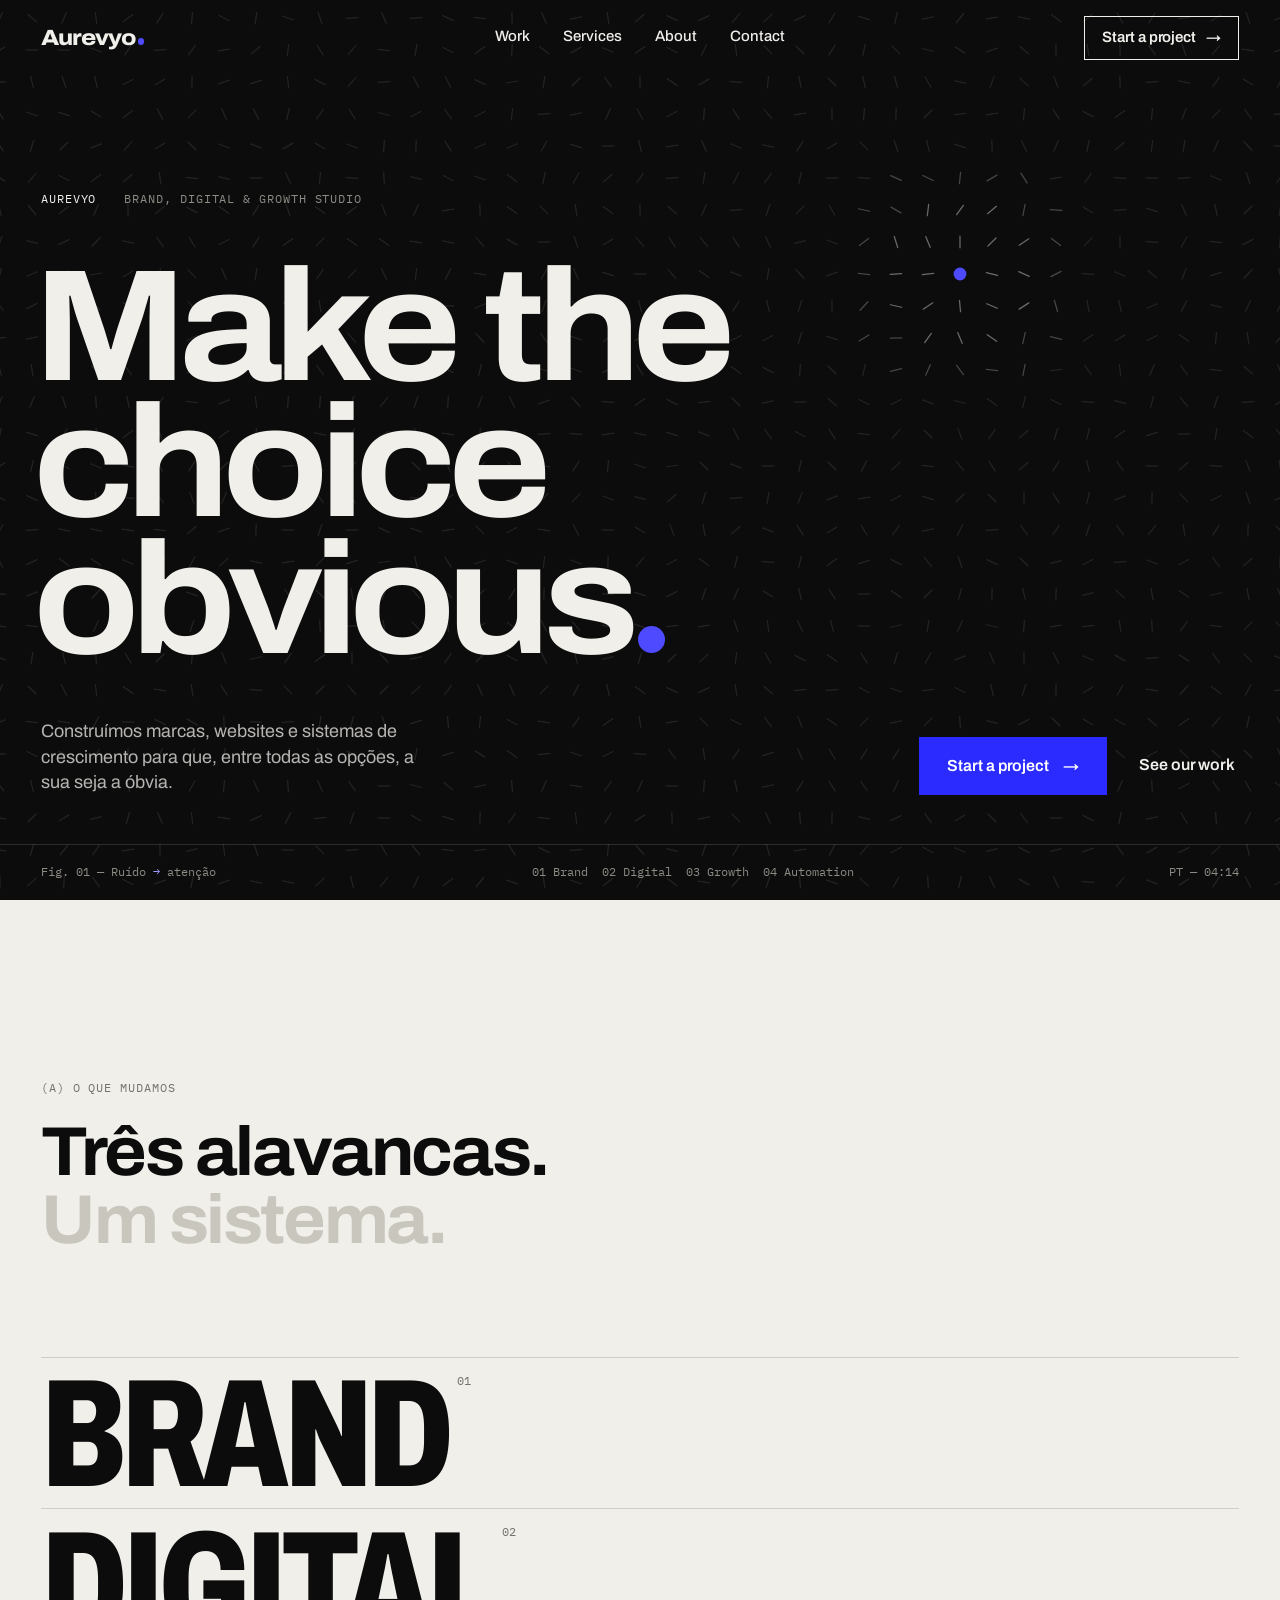
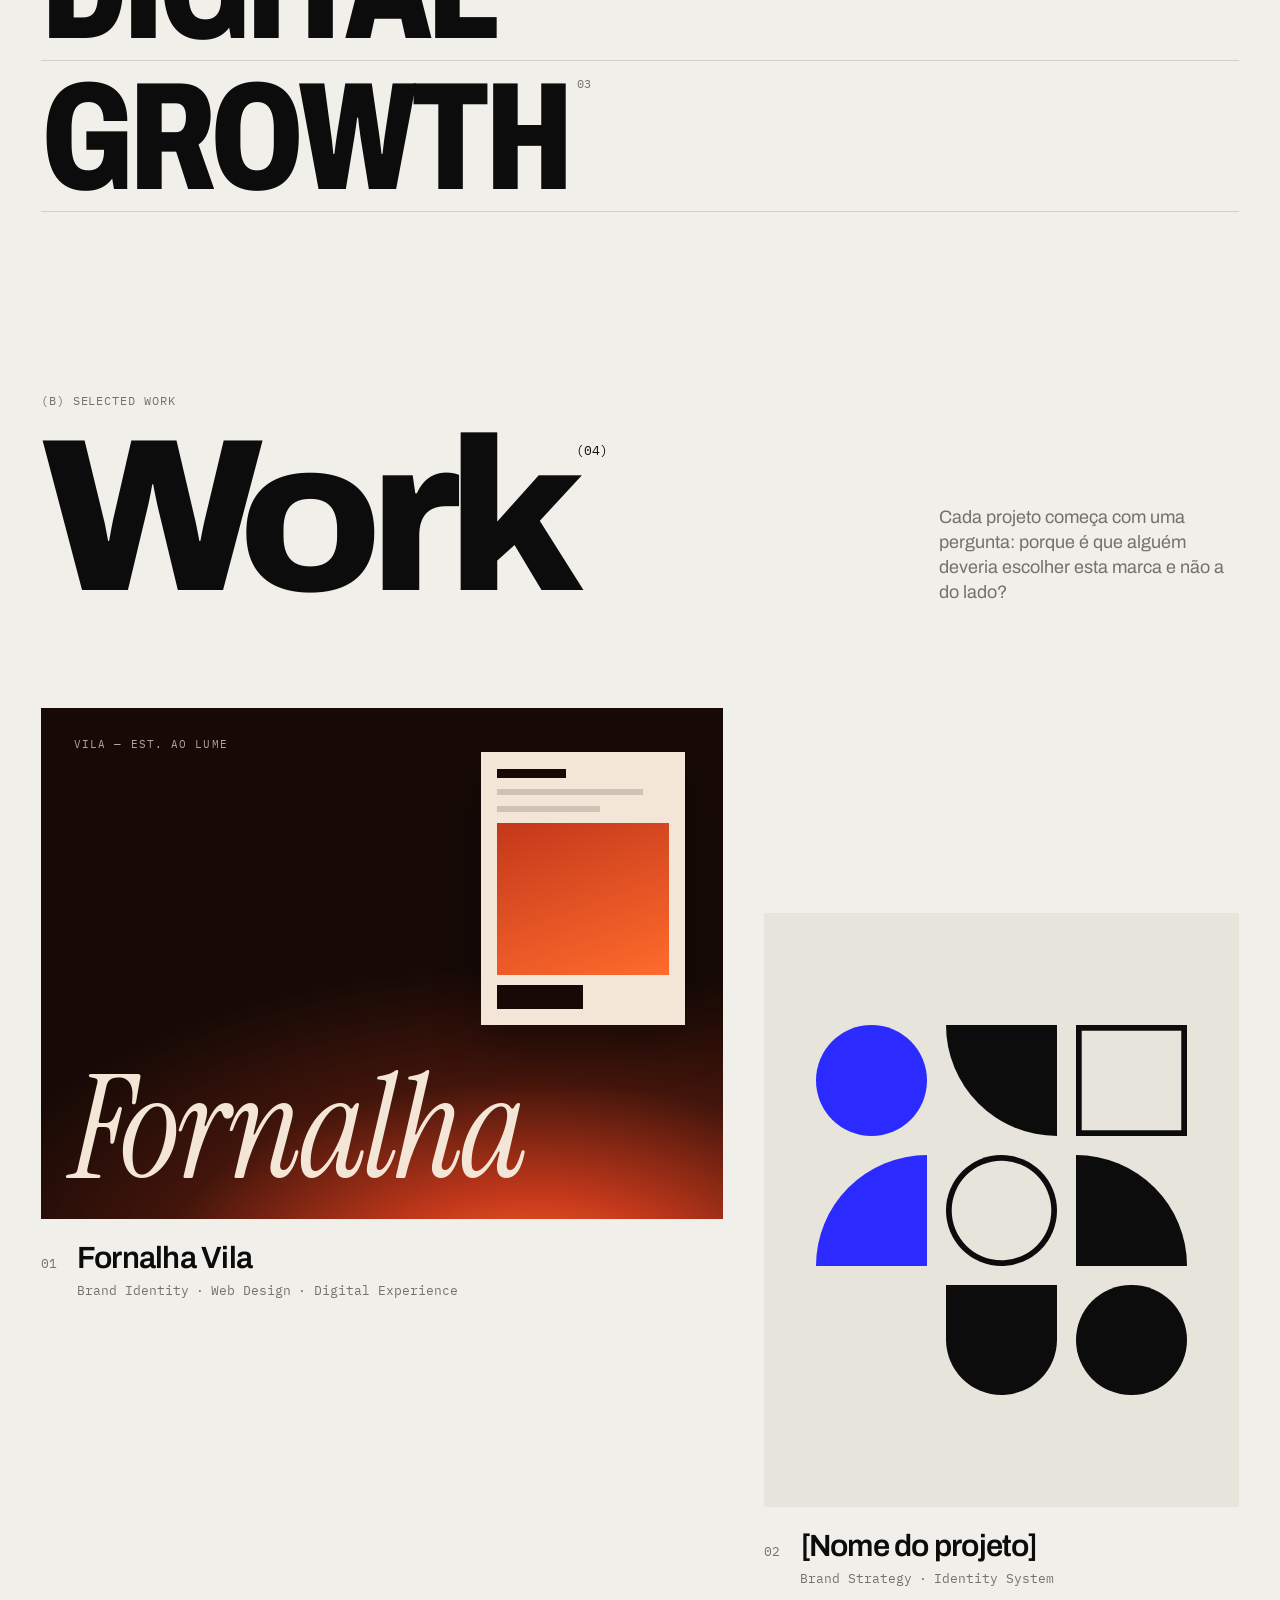
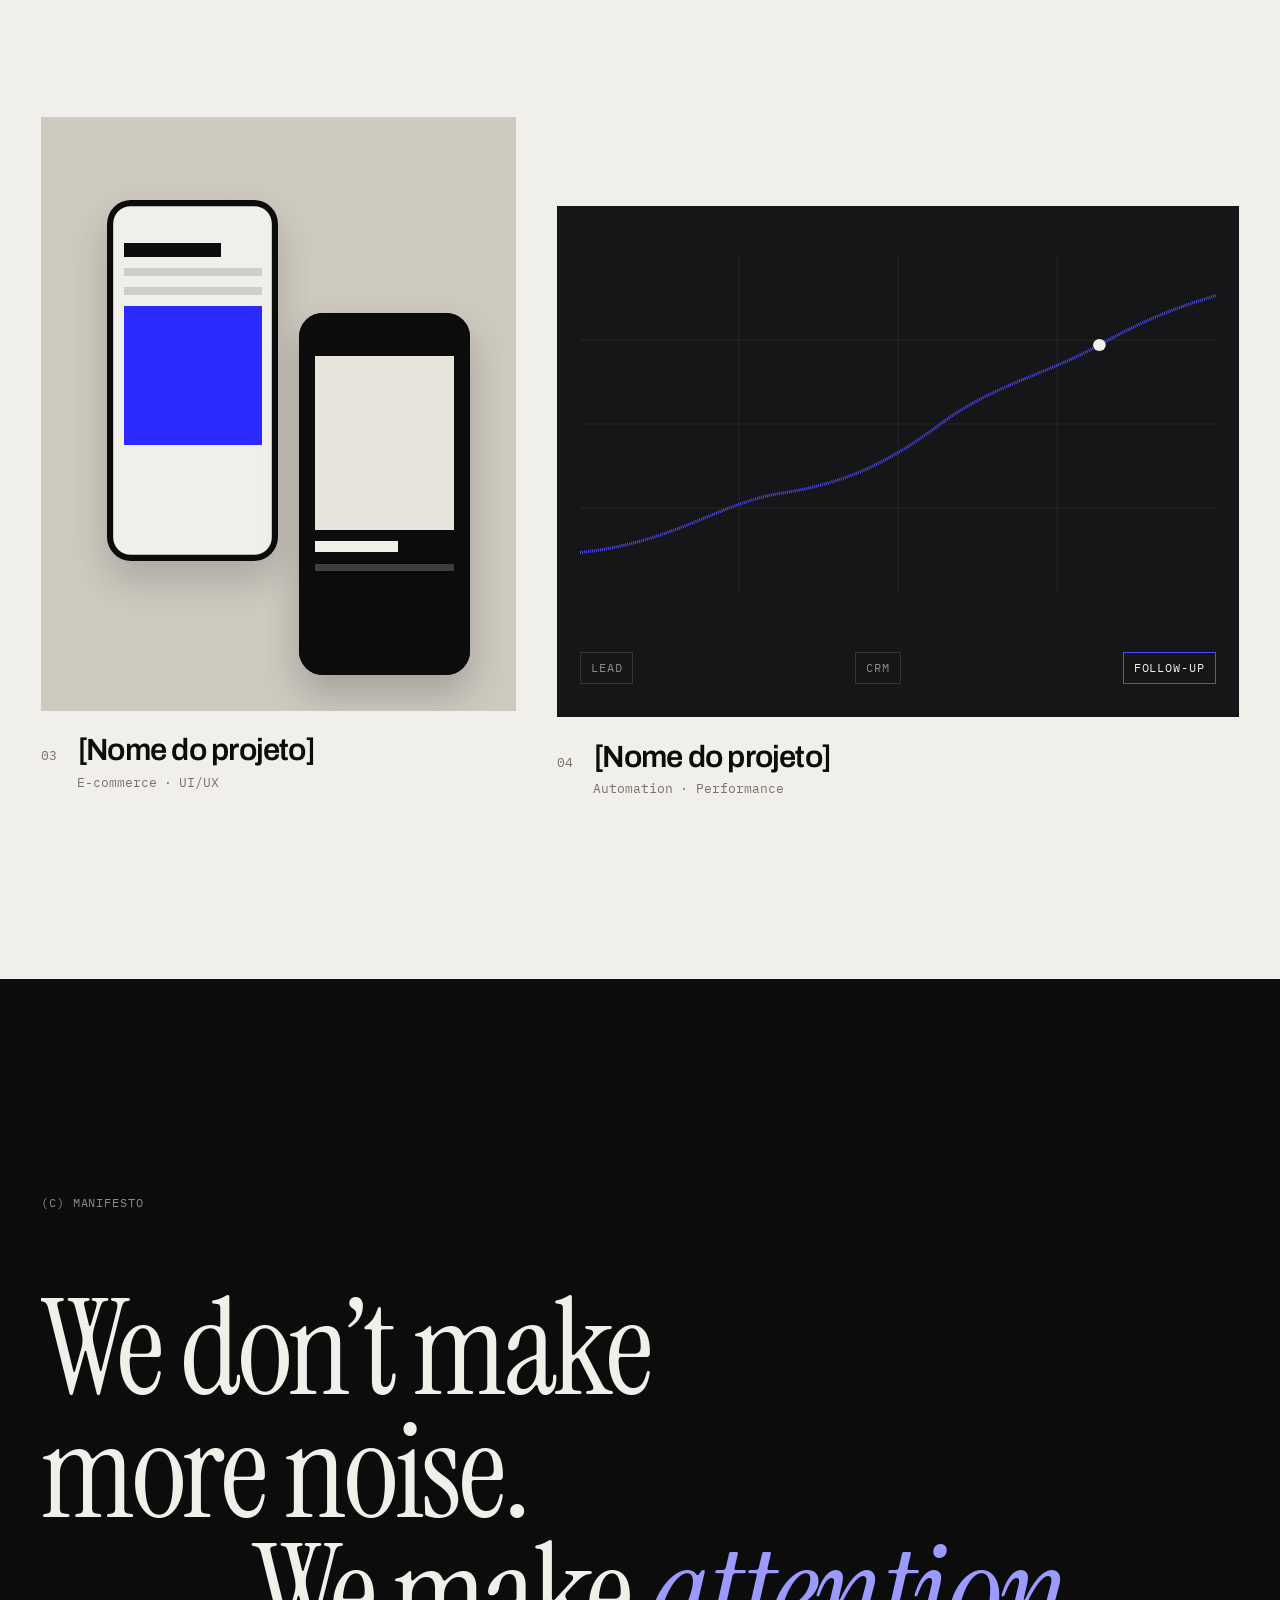
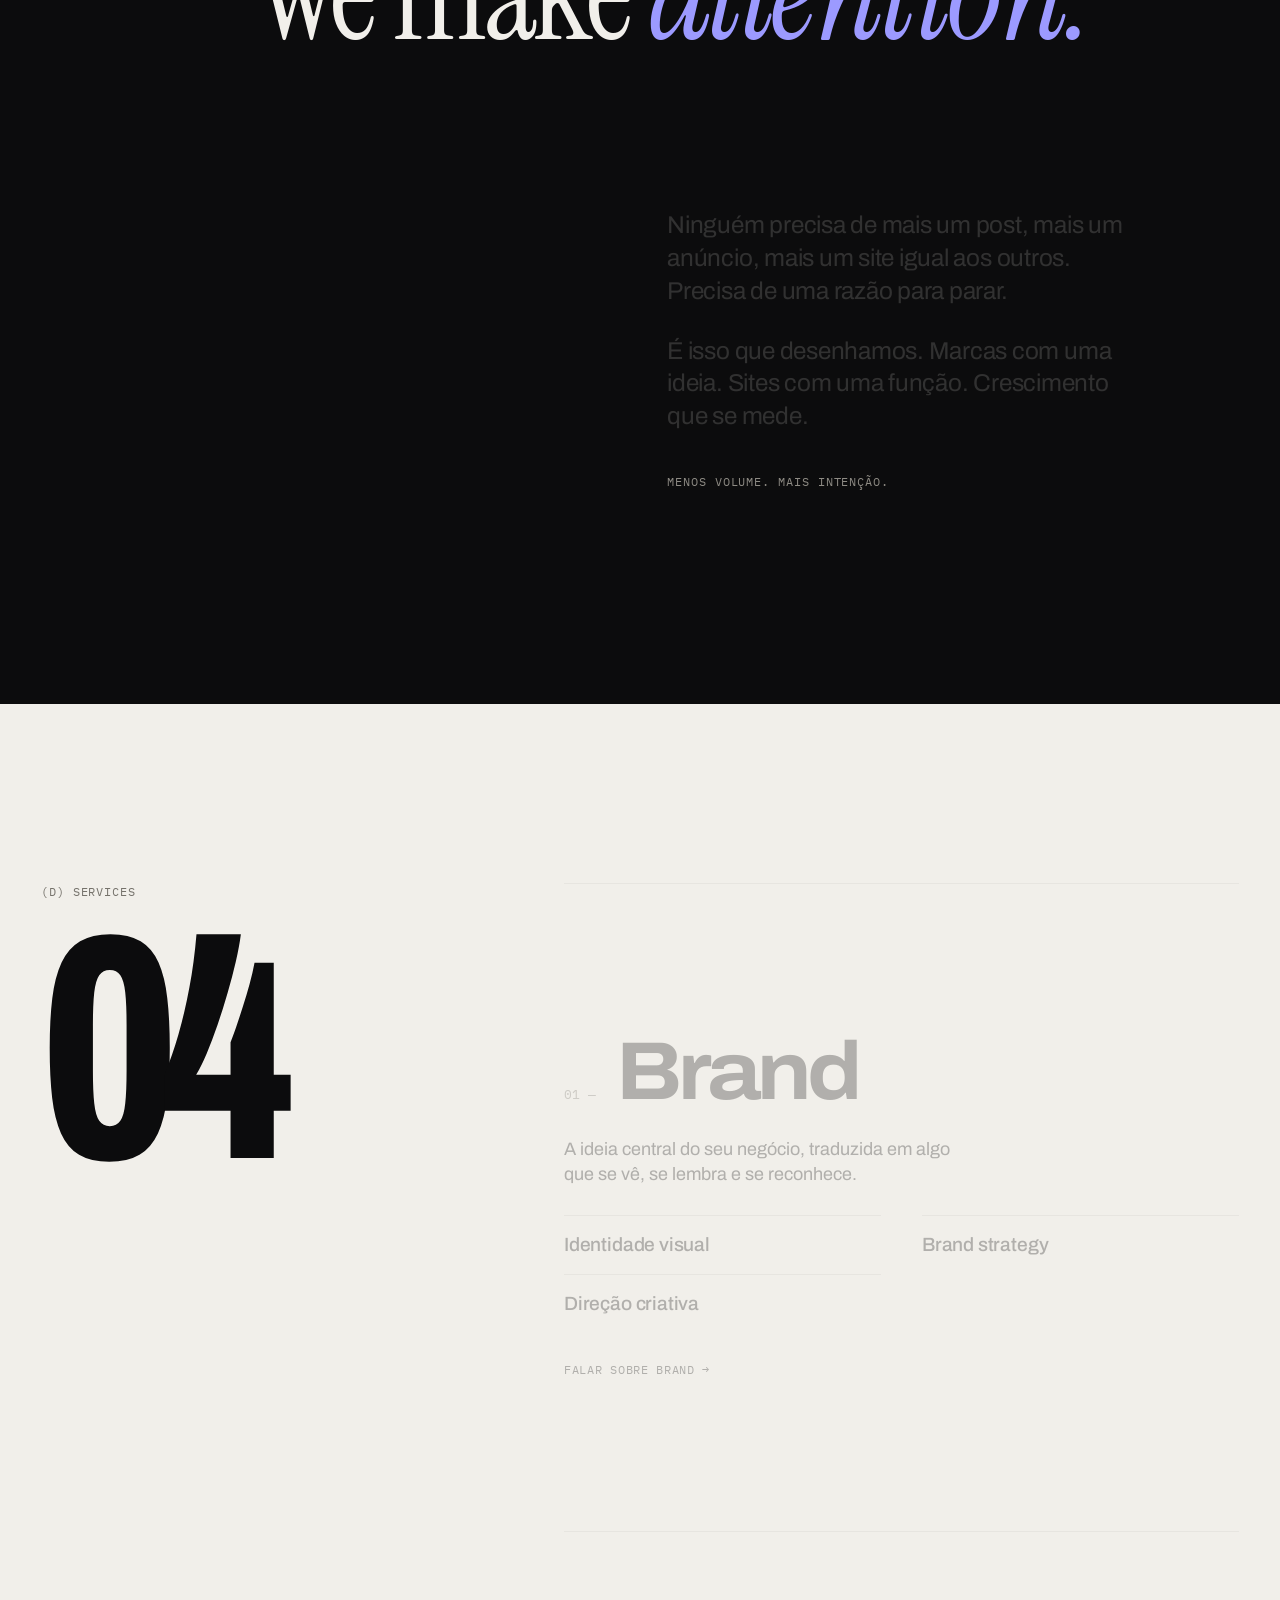
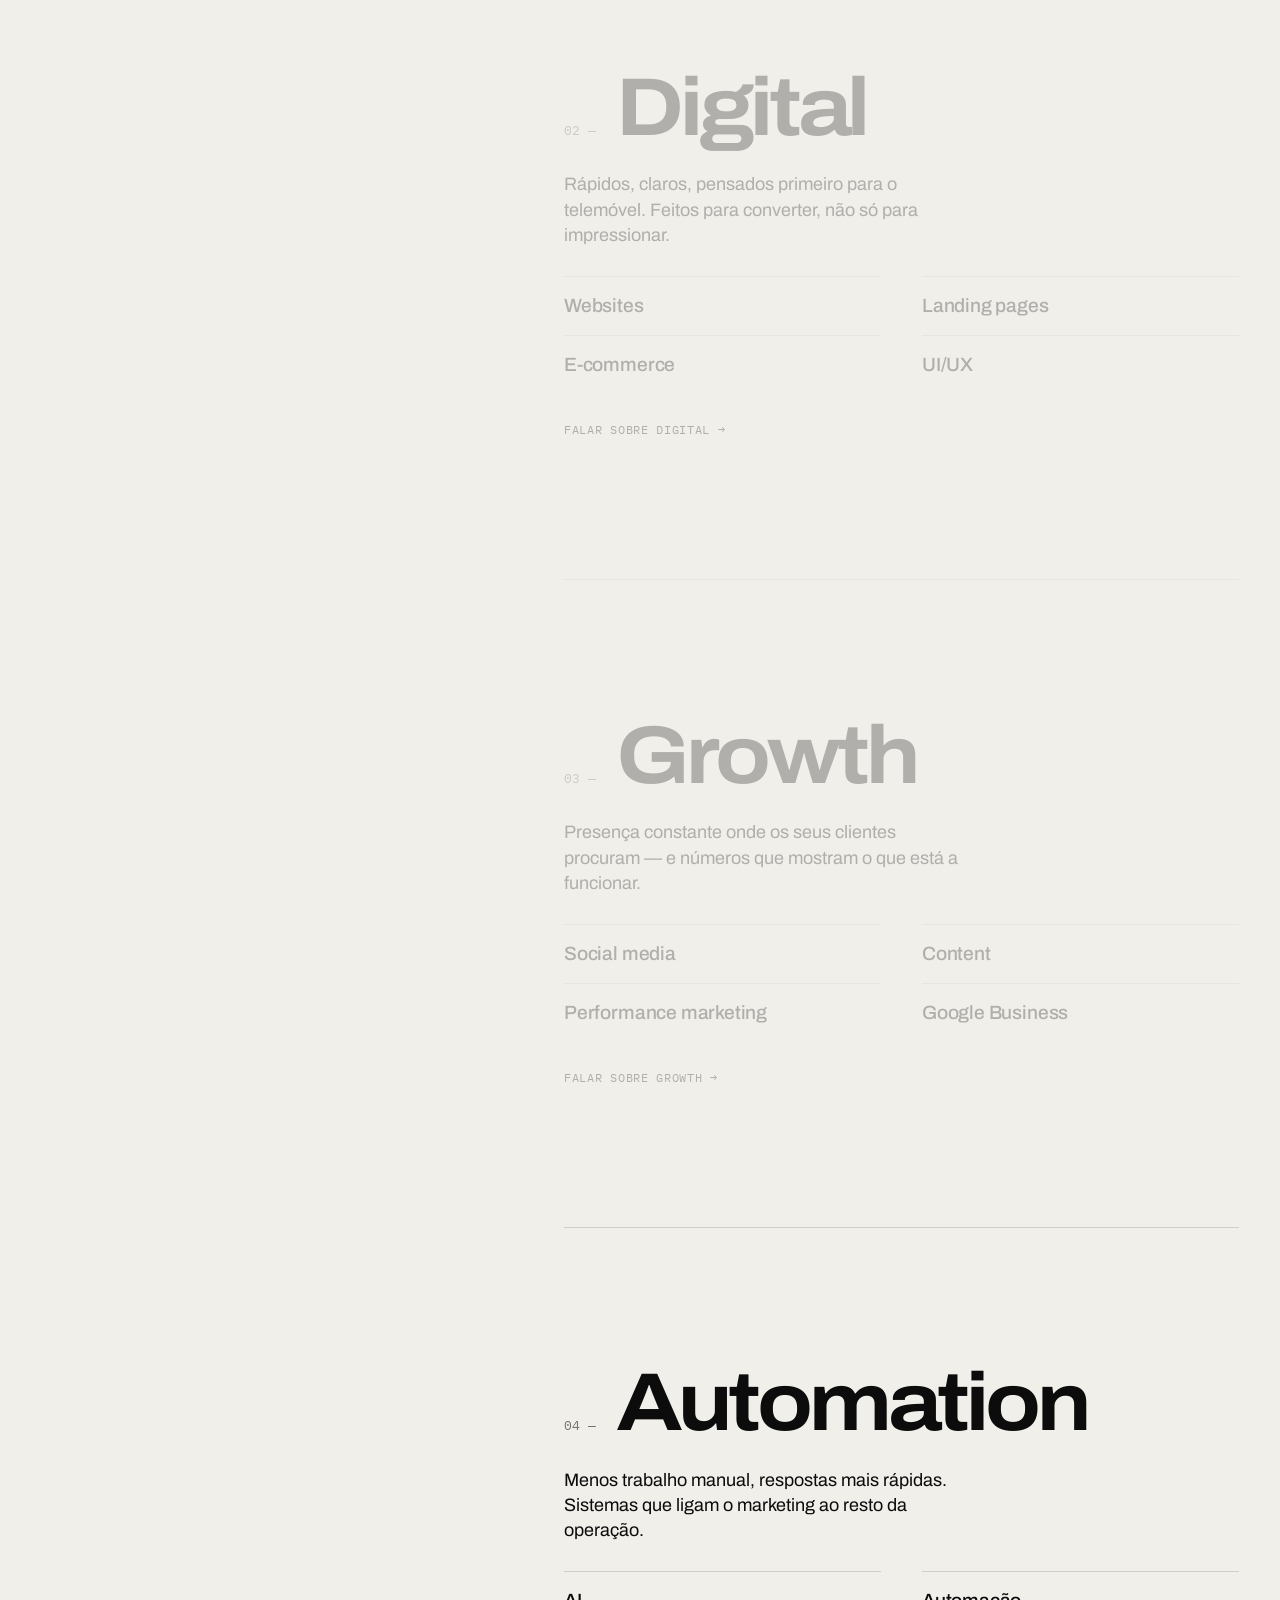
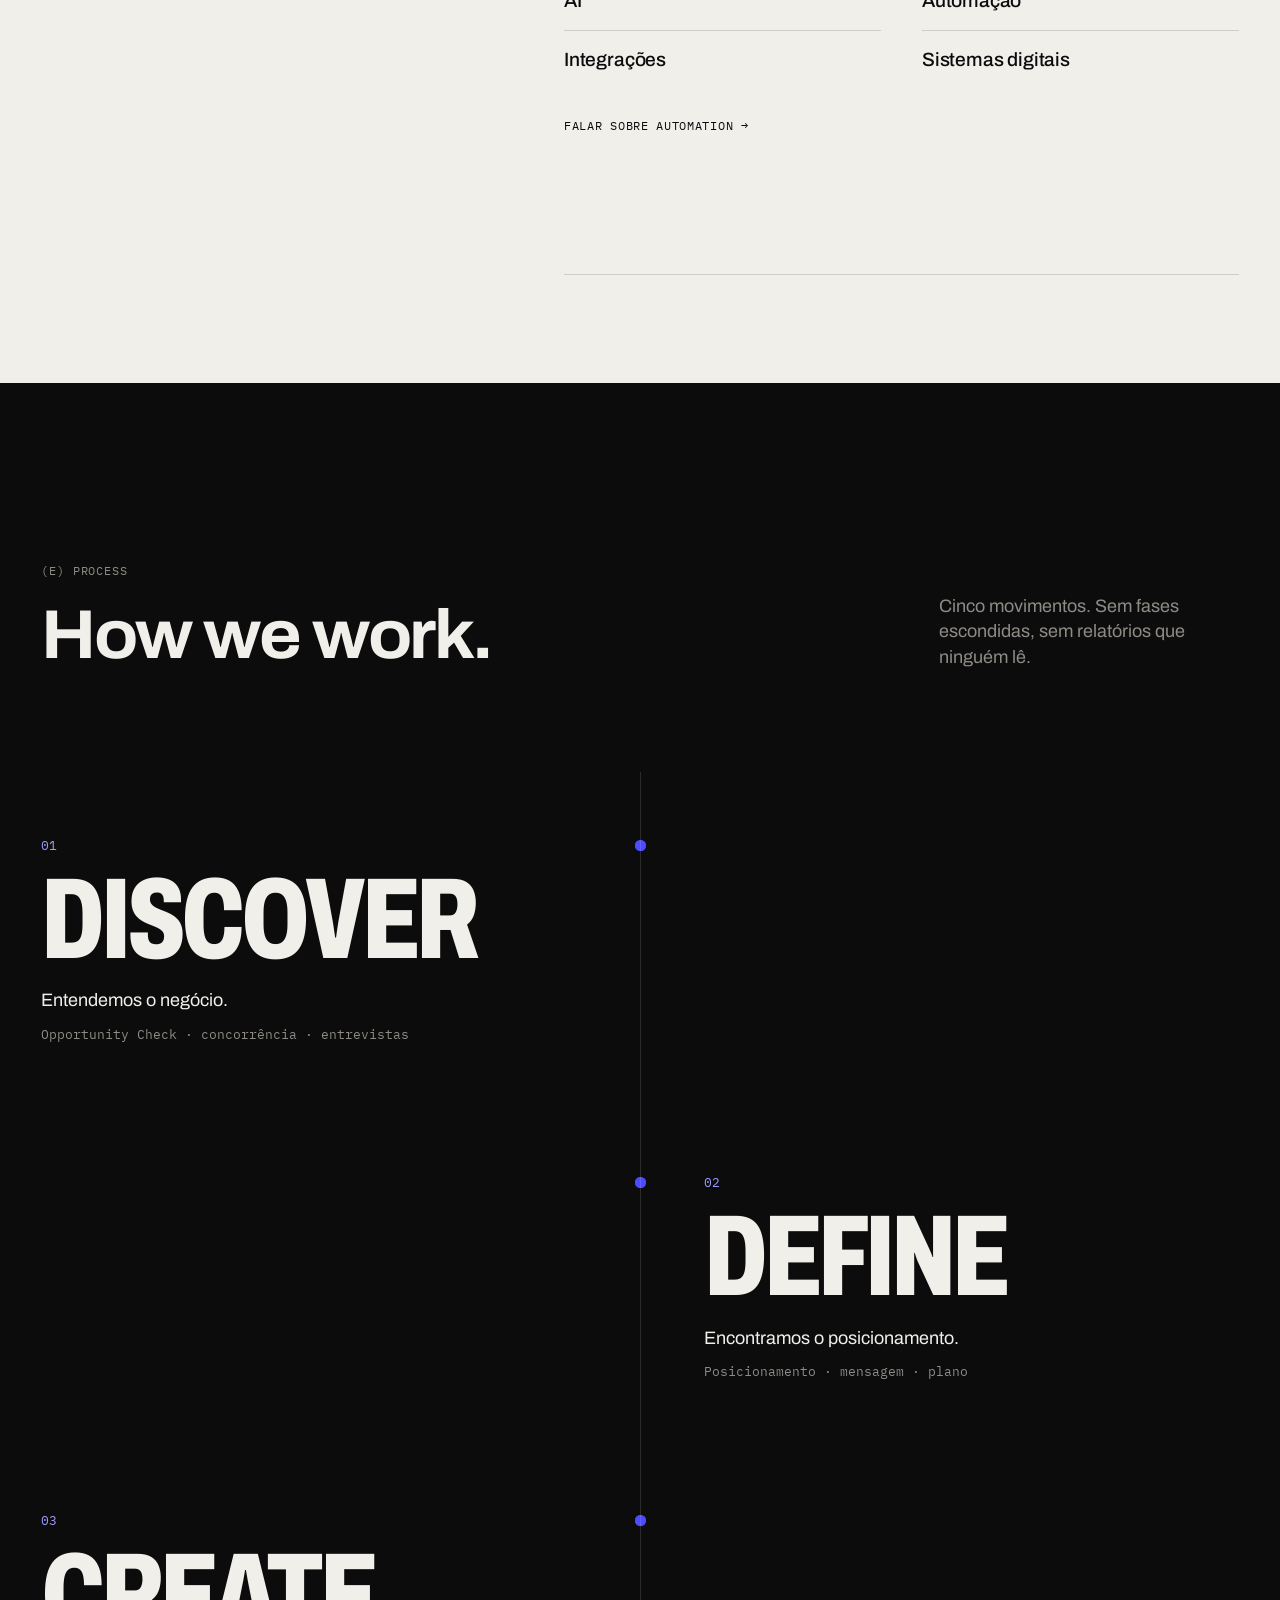
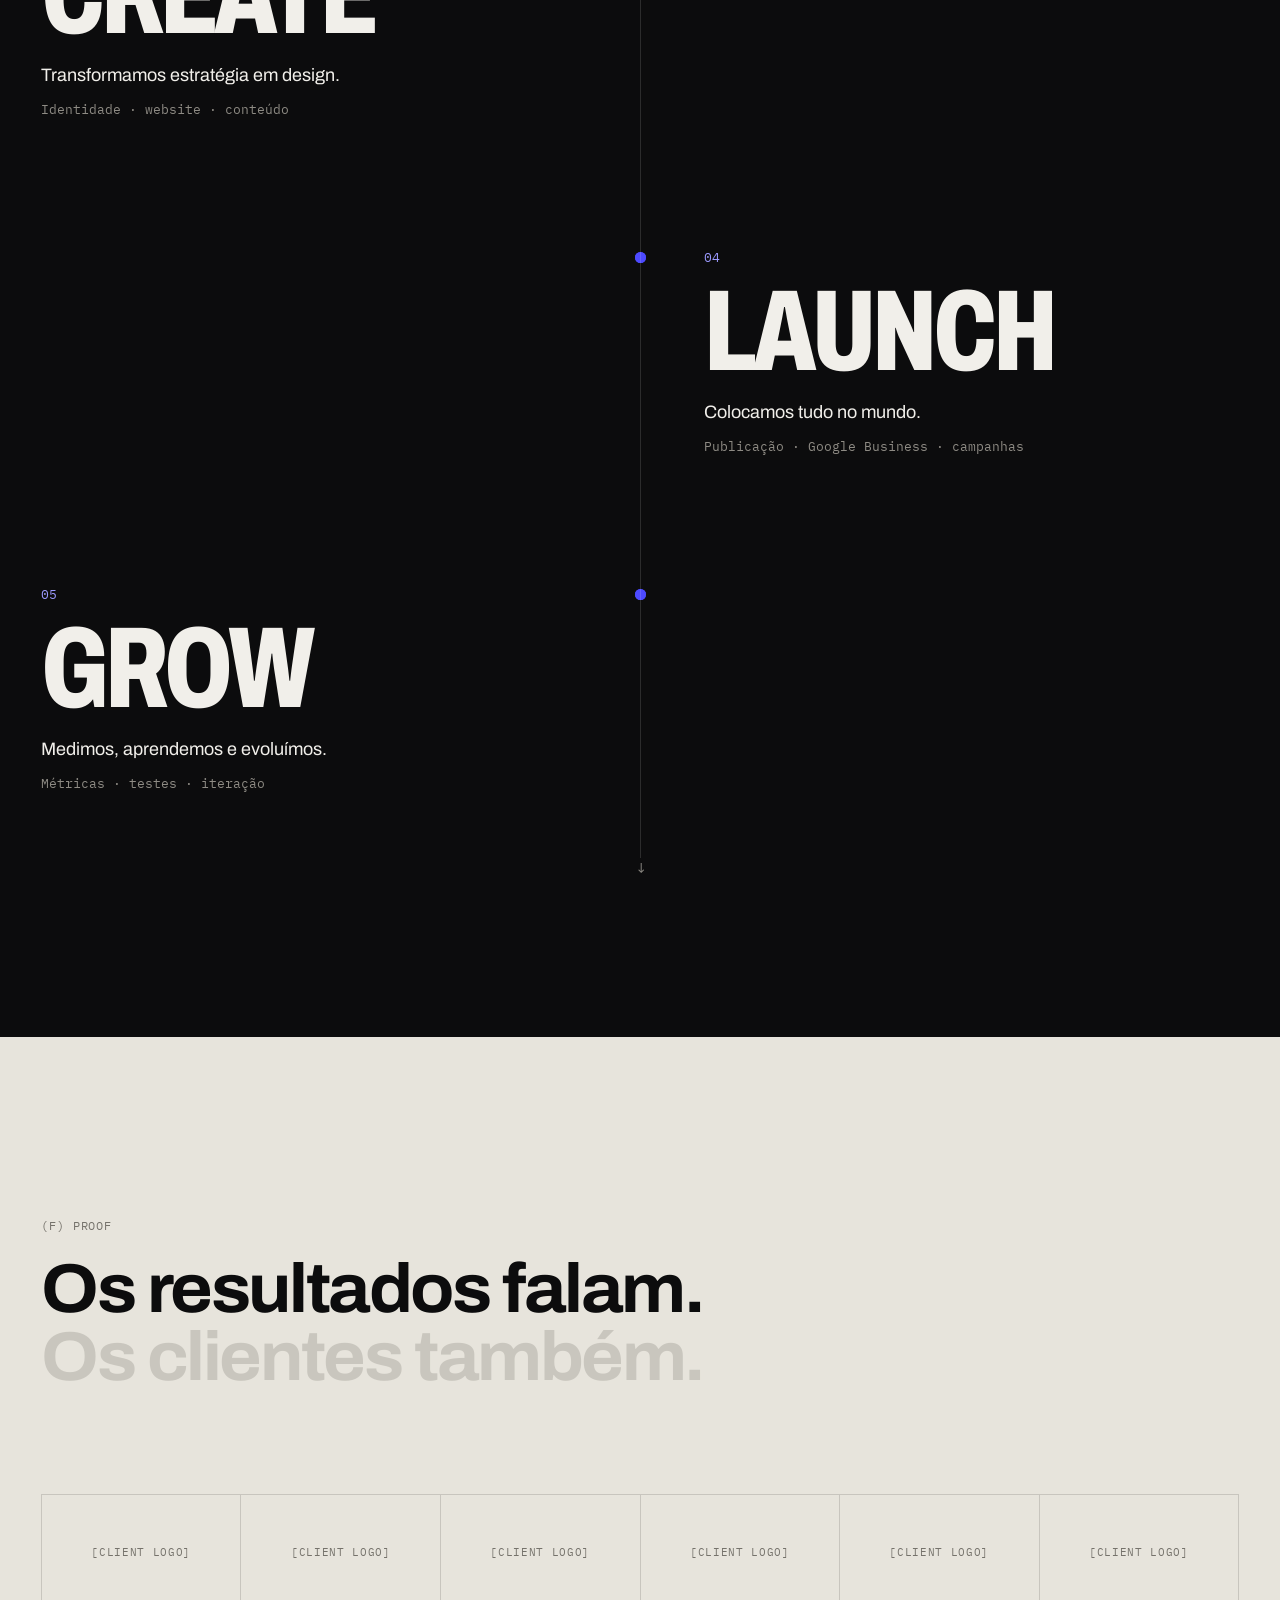
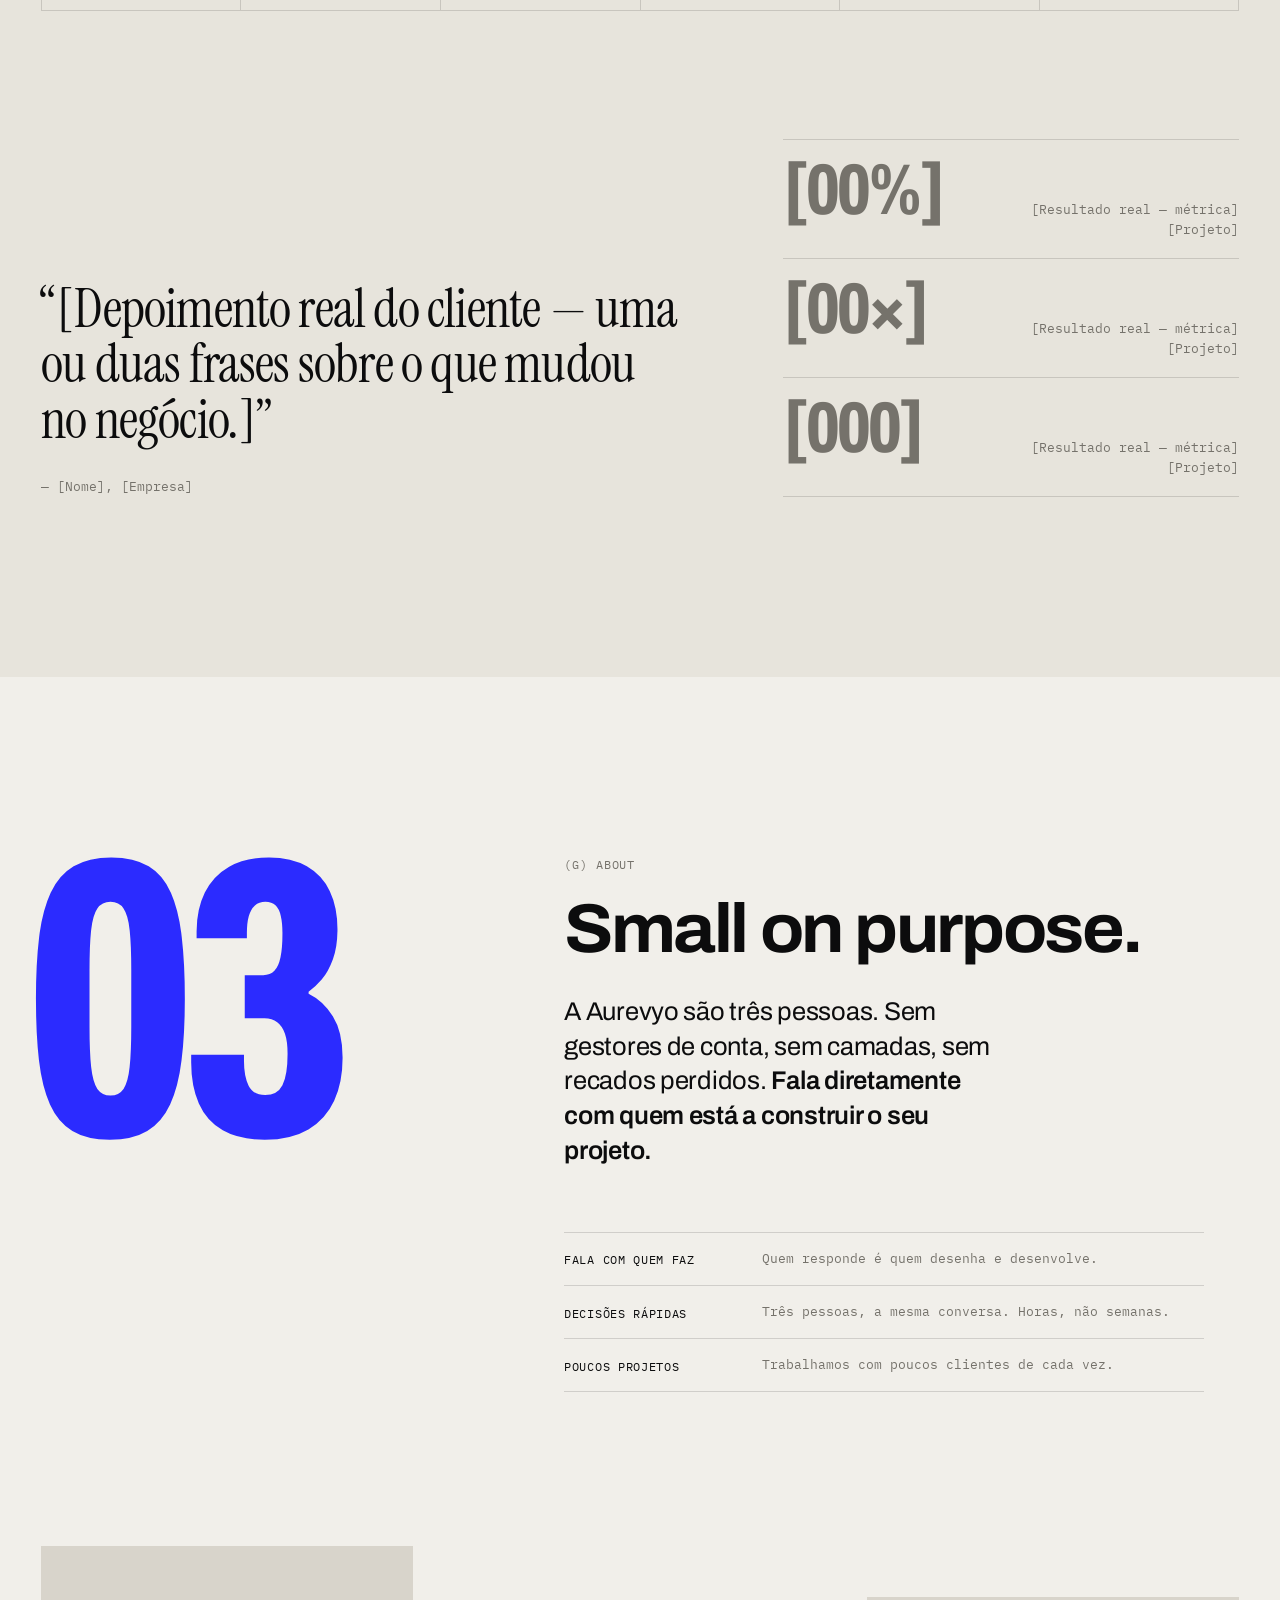
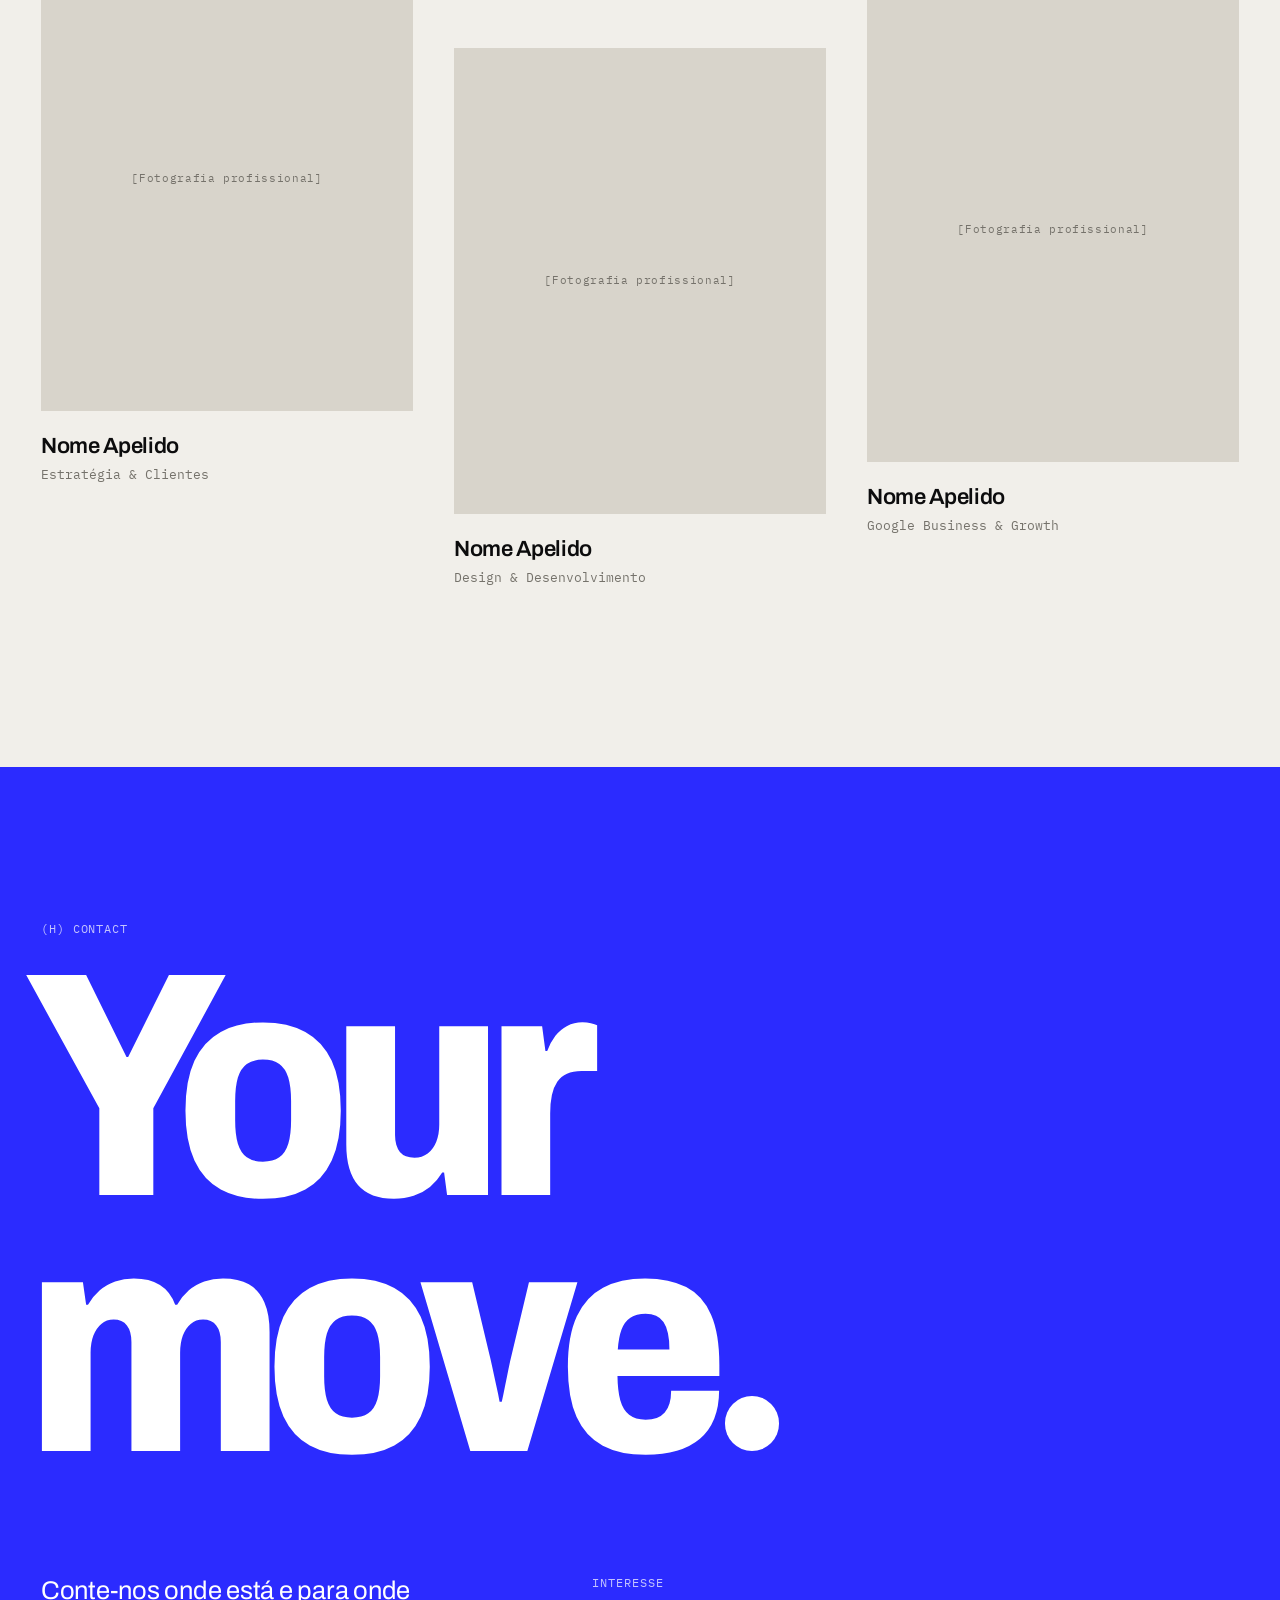
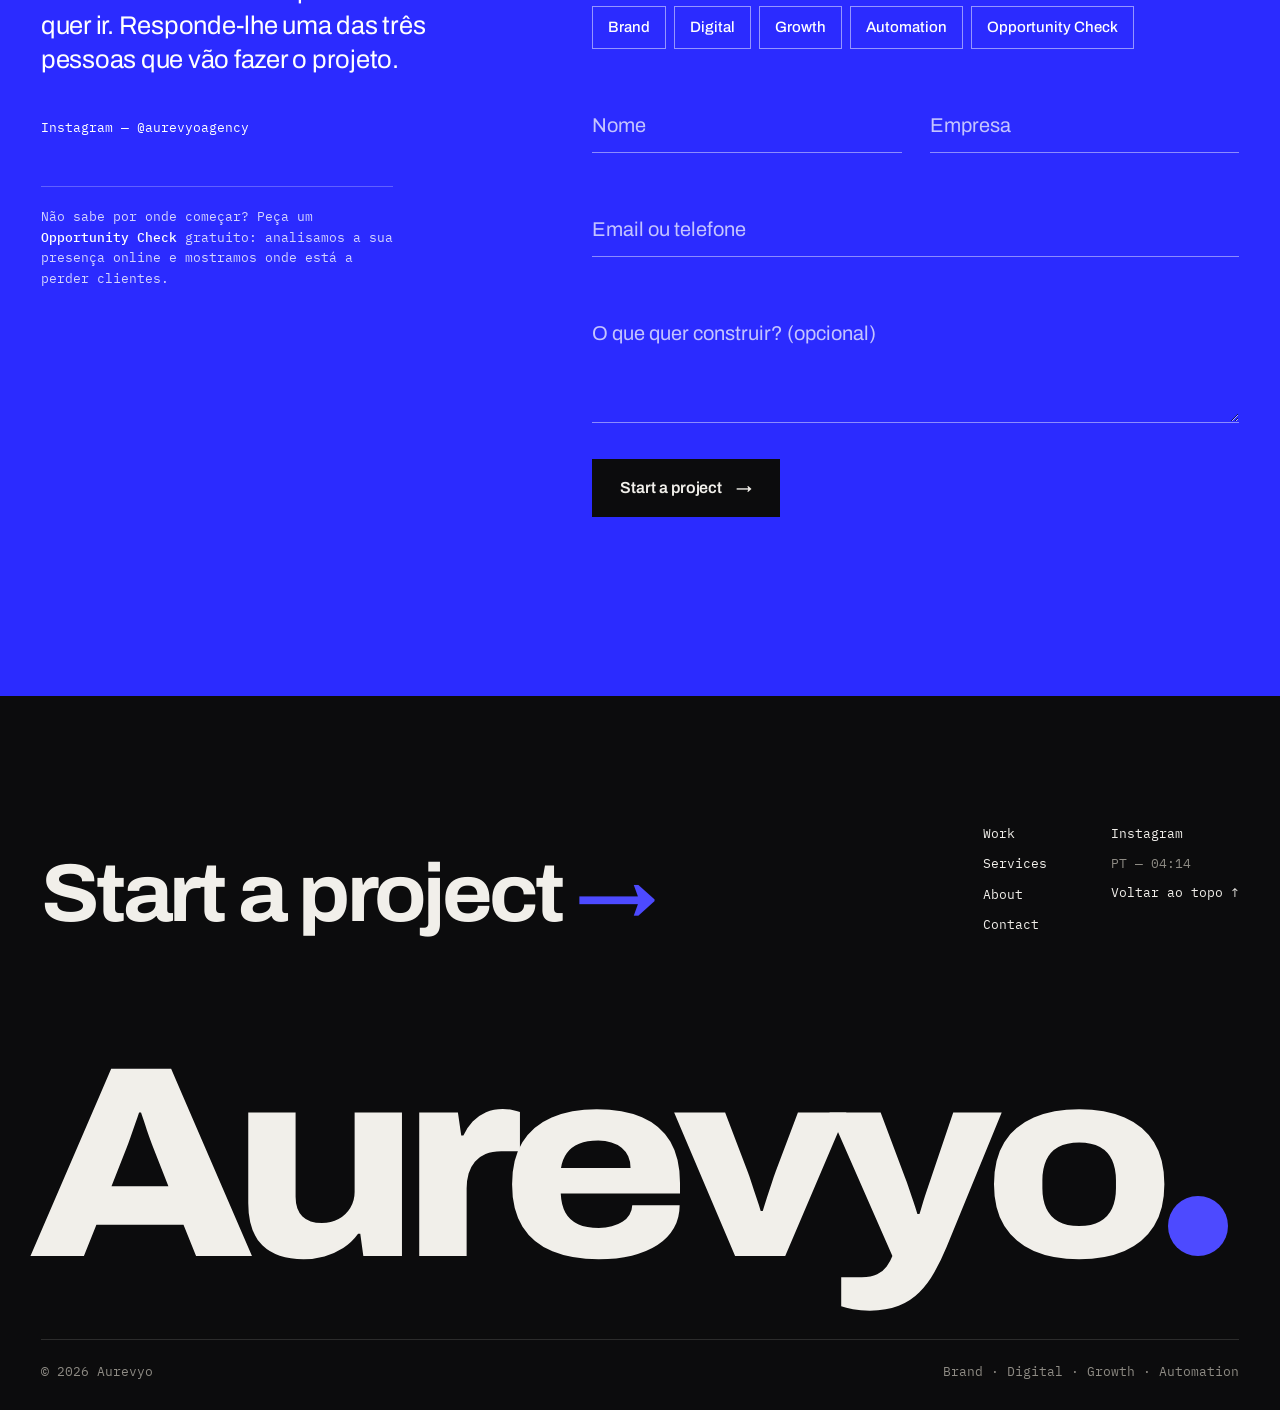
<file: aurevyo/index.html>
<!doctype html>
<html lang="pt-PT">
<head>
<meta charset="utf-8">
<meta name="viewport" content="width=device-width, initial-scale=1">
<title>Aurevyo — Brand, Digital &amp; Growth Studio</title>
<meta name="description" content="A Aurevyo é um estúdio de crescimento digital. Marca, websites, marketing e automação a trabalhar como um só sistema — feito por uma equipa pequena, sem intermediários.">
<meta name="theme-color" content="#0C0C0D">

<!-- Open Graph / Twitter
     EDITAR: quando houver domínio, trocar as URLs relativas por absolutas (ex.: https://aurevyo.com/assets/img/og.png) -->
<meta property="og:type" content="website">
<meta property="og:site_name" content="Aurevyo">
<meta property="og:locale" content="pt_PT">
<meta property="og:title" content="Aurevyo — Make the choice obvious.">
<meta property="og:description" content="Marca, websites, marketing e automação a trabalhar como um só sistema.">
<meta property="og:image" content="assets/img/og.png">
<meta property="og:image:width" content="1200">
<meta property="og:image:height" content="630">
<meta name="twitter:card" content="summary_large_image">
<!-- <link rel="canonical" href="https://aurevyo.com/"> -->

<link rel="icon" href="assets/img/favicon.svg" type="image/svg+xml">
<link rel="apple-touch-icon" href="assets/img/apple-touch-icon.png">

<link rel="preconnect" href="https://fonts.googleapis.com">
<link rel="preconnect" href="https://fonts.gstatic.com" crossorigin>
<link rel="stylesheet" href="https://fonts.googleapis.com/css2?family=Archivo:wdth,wght@62..125,100..900&family=IBM+Plex+Mono:wght@400;500&family=Instrument+Serif:ital@0;1&display=swap">
<link rel="stylesheet" href="assets/css/style.css">

<script type="application/ld+json">
{
  "@context": "https://schema.org",
  "@type": "Organization",
  "name": "Aurevyo",
  "description": "Estúdio de crescimento digital: marca, websites, marketing e automação.",
  "sameAs": ["https://www.instagram.com/aurevyoagency"]
}
</script>
<script>document.documentElement.classList.add('js');</script>
</head>
<body>

<a class="skip" href="#main">Saltar para o conteúdo</a>

<!-- =====================================================================
     HEADER
     ===================================================================== -->
<header class="nav" data-nav>
  <div class="nav__bar">
    <a class="logo" href="#top" aria-label="Aurevyo — início">
      <span class="logo__word">Aurevyo</span><span class="logo__dot" aria-hidden="true"></span>
    </a>

    <nav class="nav__links" aria-label="Principal">
      <a class="u-link" href="#work">Work</a>
      <a class="u-link" href="#services">Services</a>
      <a class="u-link" href="#about">About</a>
      <a class="u-link" href="#contact">Contact</a>
    </nav>

    <a class="btn btn--sm btn--line nav__cta" href="#contact"><span>Start a project</span><i aria-hidden="true">→</i></a>

    <button class="nav__toggle" type="button" aria-expanded="false" aria-controls="menu" data-menu-toggle>
      <span class="sr-only">Abrir menu</span>
      <span class="nav__burger" aria-hidden="true"><i></i><i></i></span>
    </button>
  </div>

  <!-- Menu mobile (fullscreen) -->
  <div class="menu" id="menu" data-menu hidden>
    <nav class="menu__links" aria-label="Menu">
      <a href="#work"><small>01</small>Work</a>
      <a href="#services"><small>02</small>Services</a>
      <a href="#about"><small>03</small>About</a>
      <a href="#contact"><small>04</small>Contact</a>
    </nav>
    <div class="menu__foot">
      <a class="btn btn--accent" href="#contact"><span>Start a project</span><i aria-hidden="true">→</i></a>
      <div class="menu__meta">
        <a class="u-link" href="https://www.instagram.com/aurevyoagency" target="_blank" rel="noopener" data-ig>Instagram</a>
        <span>PT — <time data-clock>--:--</time></span>
      </div>
    </div>
  </div>
</header>

<main id="main">

<!-- =====================================================================
     HERO
     ===================================================================== -->
<section class="hero" id="top" data-tone="dark" aria-labelledby="hero-title">
  <canvas class="hero__field" data-field aria-hidden="true"></canvas>

  <div class="hero__inner wrap">
    <p class="hero__kicker mono" data-intro>
      <span>Aurevyo</span>
      <span>Brand, digital &amp; growth studio</span>
    </p>

    <h1 class="hero__title" id="hero-title" lang="en">
      <span class="line"><span data-intro>Make the</span></span>
      <span class="line"><span data-intro>choice</span></span>
      <span class="line"><span data-intro>obvious<em class="dot" aria-hidden="true"></em></span></span>
    </h1>

    <div class="hero__foot">
      <p class="hero__lead" data-intro>Construímos marcas, websites e sistemas de crescimento para que, entre todas as opções, a sua seja a óbvia.</p>
      <div class="hero__ctas" data-intro>
        <a class="btn btn--accent" href="#contact" data-magnetic><span>Start a project</span><i aria-hidden="true">→</i></a>
        <a class="btn btn--ghost" href="#work"><span class="u-link">See our work</span></a>
      </div>
    </div>
  </div>

  <div class="hero__meta wrap mono" data-intro>
    <span class="hero__fig">Fig. 01 — Ruído <i aria-hidden="true">→</i> atenção</span>
    <span class="hero__index">01 Brand&nbsp;&nbsp;02 Digital&nbsp;&nbsp;03 Growth&nbsp;&nbsp;04 Automation</span>
    <span>PT — <time data-clock>--:--</time></span>
  </div>
</section>

<!-- =====================================================================
     IMPACT — o que fazemos, em três palavras
     ===================================================================== -->
<section class="impact" data-tone="light" aria-labelledby="impact-title">
  <div class="wrap">
    <header class="sec-head">
      <p class="label mono">(A) O que mudamos</p>
      <h2 class="sec-head__title" id="impact-title" data-reveal>Três alavancas.<br><span class="muted">Um sistema.</span></h2>
    </header>

    <ul class="levers" data-levers>
      <li class="lever" data-lever>
        <button class="lever__word" type="button" aria-expanded="false" aria-controls="lever-1">
          <span lang="en">Brand</span><sup class="mono">01</sup>
        </button>
        <div class="lever__detail" id="lever-1">
          <div>
            <p>Uma razão clara para o escolherem — antes de compararem preços.</p>
            <ul class="mono"><li>Estratégia</li><li>Identidade</li><li>Direção criativa</li></ul>
          </div>
        </div>
      </li>
      <li class="lever" data-lever>
        <button class="lever__word" type="button" aria-expanded="false" aria-controls="lever-2">
          <span lang="en">Digital</span><sup class="mono">02</sup>
        </button>
        <div class="lever__detail" id="lever-2">
          <div>
            <p>Sites e produtos que transformam visitas em conversas reais.</p>
            <ul class="mono"><li>Websites</li><li>E-commerce</li><li>UI/UX</li></ul>
          </div>
        </div>
      </li>
      <li class="lever" data-lever>
        <button class="lever__word" type="button" aria-expanded="false" aria-controls="lever-3">
          <span lang="en">Growth</span><sup class="mono">03</sup>
        </button>
        <div class="lever__detail" id="lever-3">
          <div>
            <p>Ser encontrado, todos os meses, por quem está pronto a comprar.</p>
            <ul class="mono"><li>Google Business</li><li>Conteúdo</li><li>Performance</li></ul>
          </div>
        </div>
      </li>
    </ul>
  </div>
</section>

<!-- =====================================================================
     WORK — case studies
     EDITAR: em cada .cover, substituir a composição por uma imagem real:
       <img src="assets/img/work/projeto.webp" alt="Descrição do projeto"
            width="1600" height="1200" loading="lazy" decoding="async">
     ===================================================================== -->
<section class="work" id="work" data-tone="light" aria-labelledby="work-title">
  <div class="wrap">
    <header class="sec-head sec-head--split">
      <div>
        <p class="label mono">(B) Selected work</p>
        <h2 class="sec-head__title sec-head__title--xl" id="work-title" data-reveal lang="en">Work<sup class="mono">(04)</sup></h2>
      </div>
      <p class="sec-head__aside" data-reveal>Cada projeto começa com uma pergunta: porque é que alguém deveria escolher esta marca e não a do lado?</p>
    </header>

    <div class="cases">
      <!-- CASE 01 -->
      <article class="case case--7" data-reveal>
        <a class="case__link" href="case.html" data-cursor="View case">
          <div class="case__media">
            <div class="cover cover--ember" data-tilt>
              <div class="cover__layer">
                <span class="ember__word">Fornalha</span>
                <span class="ember__tag mono">Vila — est. ao lume</span>
                <div class="ember__site" aria-hidden="true">
                  <i></i><i></i><i></i>
                  <b></b><b></b>
                </div>
              </div>
            </div>
          </div>
          <div class="case__meta">
            <span class="case__num mono">01</span>
            <h3 class="case__title">Fornalha Vila</h3>
            <ul class="case__tags mono" lang="en"><li>Brand Identity</li><li>Web Design</li><li>Digital Experience</li></ul>
            <span class="case__cta mono" lang="en">View case <i aria-hidden="true">→</i></span>
          </div>
        </a>
      </article>

      <!-- CASE 02 — PLACEHOLDER: substituir nome, tags e imagem por um projeto real -->
      <article class="case case--5 case--offset" data-reveal>
        <a class="case__link" href="case.html" data-cursor="View case">
          <div class="case__media case__media--tall">
            <div class="cover cover--system" data-tilt>
              <div class="cover__layer" aria-hidden="true">
                <span></span><span></span><span></span>
                <span></span><span></span><span></span>
                <span></span><span></span><span></span>
              </div>
            </div>
          </div>
          <div class="case__meta">
            <span class="case__num mono">02</span>
            <h3 class="case__title">[Nome do projeto]</h3>
            <ul class="case__tags mono" lang="en"><li>Brand Strategy</li><li>Identity System</li></ul>
            <span class="case__cta mono" lang="en">View case <i aria-hidden="true">→</i></span>
          </div>
        </a>
      </article>

      <!-- CASE 03 — PLACEHOLDER -->
      <article class="case case--5" data-reveal>
        <a class="case__link" href="case.html" data-cursor="View case">
          <div class="case__media case__media--tall">
            <div class="cover cover--phones" data-tilt>
              <div class="cover__layer" aria-hidden="true">
                <div class="phone"><i></i><i></i><i></i><b></b></div>
                <div class="phone phone--b"><b></b><i></i><i></i></div>
              </div>
            </div>
          </div>
          <div class="case__meta">
            <span class="case__num mono">03</span>
            <h3 class="case__title">[Nome do projeto]</h3>
            <ul class="case__tags mono" lang="en"><li>E-commerce</li><li>UI/UX</li></ul>
            <span class="case__cta mono" lang="en">View case <i aria-hidden="true">→</i></span>
          </div>
        </a>
      </article>

      <!-- CASE 04 — PLACEHOLDER -->
      <article class="case case--7 case--offset-sm" data-reveal>
        <a class="case__link" href="case.html" data-cursor="View case">
          <div class="case__media">
            <div class="cover cover--flow" data-tilt>
              <div class="cover__layer" aria-hidden="true">
                <svg viewBox="0 0 600 340" preserveAspectRatio="none">
                  <path class="flow__grid" d="M0 85H600M0 170H600M0 255H600M150 0V340M300 0V340M450 0V340"/>
                  <path class="flow__line" d="M0 300 C 90 290, 130 250, 190 240 S 290 210, 340 170 S 440 120, 490 90 S 570 50, 600 40"/>
                  <circle cx="490" cy="90" r="6"/>
                </svg>
                <div class="flow__nodes mono"><span>Lead</span><span>CRM</span><span>Follow-up</span></div>
              </div>
            </div>
          </div>
          <div class="case__meta">
            <span class="case__num mono">04</span>
            <h3 class="case__title">[Nome do projeto]</h3>
            <ul class="case__tags mono" lang="en"><li>Automation</li><li>Performance</li></ul>
            <span class="case__cta mono" lang="en">View case <i aria-hidden="true">→</i></span>
          </div>
        </a>
      </article>
    </div>
  </div>
</section>

<!-- =====================================================================
     MANIFESTO
     ===================================================================== -->
<section class="manifesto" data-tone="dark" aria-labelledby="manifesto-title">
  <div class="wrap">
    <p class="label mono">(C) Manifesto</p>
    <h2 class="manifesto__title" id="manifesto-title" lang="en">
      <span class="line"><span data-reveal>We don’t make</span></span>
      <span class="line"><span data-reveal>more noise.</span></span>
      <span class="line line--indent"><span data-reveal>We make <em>attention.</em></span></span>
    </h2>

    <div class="manifesto__body">
      <p data-scrub>Ninguém precisa de mais um post, mais um anúncio, mais um site igual aos outros. Precisa de uma razão para parar.</p>
      <p data-scrub>É isso que desenhamos. Marcas com uma ideia. Sites com uma função. Crescimento que se mede.</p>
      <p class="manifesto__sign mono">Menos volume. Mais intenção.</p>
    </div>
  </div>
</section>

<!-- =====================================================================
     SERVICES
     ===================================================================== -->
<section class="services" id="services" data-tone="light" aria-labelledby="services-title">
  <div class="wrap services__grid">
    <div class="services__rail" aria-hidden="true">
      <p class="label mono">(D) Services</p>
      <div class="services__num" data-svc-num>
        <span class="services__digits" data-svc-digits>
          <span>01</span><span>02</span><span>03</span><span>04</span>
        </span>
      </div>
    </div>

    <div class="services__list">
      <h2 class="sr-only" id="services-title">Serviços</h2>

      <article class="svc" data-svc="0">
        <header class="svc__head">
          <span class="svc__idx mono">01 —</span>
          <h3 class="svc__title" lang="en">Brand</h3>
        </header>
        <p class="svc__lead">A ideia central do seu negócio, traduzida em algo que se vê, se lembra e se reconhece.</p>
        <ul class="svc__items">
          <li>Identidade visual</li>
          <li>Brand strategy</li>
          <li>Direção criativa</li>
        </ul>
        <a class="svc__link u-link mono" href="#contact" data-interest="Brand">Falar sobre Brand →</a>
      </article>

      <article class="svc" data-svc="1">
        <header class="svc__head">
          <span class="svc__idx mono">02 —</span>
          <h3 class="svc__title" lang="en">Digital</h3>
        </header>
        <p class="svc__lead">Rápidos, claros, pensados primeiro para o telemóvel. Feitos para converter, não só para impressionar.</p>
        <ul class="svc__items">
          <li>Websites</li>
          <li>Landing pages</li>
          <li>E-commerce</li>
          <li>UI/UX</li>
        </ul>
        <a class="svc__link u-link mono" href="#contact" data-interest="Digital">Falar sobre Digital →</a>
      </article>

      <article class="svc" data-svc="2">
        <header class="svc__head">
          <span class="svc__idx mono">03 —</span>
          <h3 class="svc__title" lang="en">Growth</h3>
        </header>
        <p class="svc__lead">Presença constante onde os seus clientes procuram — e números que mostram o que está a funcionar.</p>
        <ul class="svc__items">
          <li>Social media</li>
          <li>Content</li>
          <li>Performance marketing</li>
          <li>Google Business</li>
        </ul>
        <a class="svc__link u-link mono" href="#contact" data-interest="Growth">Falar sobre Growth →</a>
      </article>

      <article class="svc" data-svc="3">
        <header class="svc__head">
          <span class="svc__idx mono">04 —</span>
          <h3 class="svc__title" lang="en">Automation</h3>
        </header>
        <p class="svc__lead">Menos trabalho manual, respostas mais rápidas. Sistemas que ligam o marketing ao resto da operação.</p>
        <ul class="svc__items">
          <li>AI</li>
          <li>Automação</li>
          <li>Integrações</li>
          <li>Sistemas digitais</li>
        </ul>
        <a class="svc__link u-link mono" href="#contact" data-interest="Automation">Falar sobre Automation →</a>
      </article>
    </div>
  </div>
</section>

<!-- =====================================================================
     PROCESS
     ===================================================================== -->
<section class="process" id="process" data-tone="dark" aria-labelledby="process-title">
  <div class="wrap">
    <header class="sec-head sec-head--split">
      <div>
        <p class="label mono">(E) Process</p>
        <h2 class="sec-head__title" id="process-title" data-reveal lang="en">How we work.</h2>
      </div>
      <p class="sec-head__aside" data-reveal>Cinco movimentos. Sem fases escondidas, sem relatórios que ninguém lê.</p>
    </header>

    <ol class="steps" data-steps>
      <li class="step" data-reveal>
        <span class="step__num mono">01</span>
        <h3 class="step__title" lang="en">Discover</h3>
        <p class="step__text">Entendemos o negócio.</p>
        <p class="step__out mono">Opportunity Check · concorrência · entrevistas</p>
      </li>
      <li class="step" data-reveal>
        <span class="step__num mono">02</span>
        <h3 class="step__title" lang="en">Define</h3>
        <p class="step__text">Encontramos o posicionamento.</p>
        <p class="step__out mono">Posicionamento · mensagem · plano</p>
      </li>
      <li class="step" data-reveal>
        <span class="step__num mono">03</span>
        <h3 class="step__title" lang="en">Create</h3>
        <p class="step__text">Transformamos estratégia em design.</p>
        <p class="step__out mono">Identidade · website · conteúdo</p>
      </li>
      <li class="step" data-reveal>
        <span class="step__num mono">04</span>
        <h3 class="step__title" lang="en">Launch</h3>
        <p class="step__text">Colocamos tudo no mundo.</p>
        <p class="step__out mono">Publicação · Google Business · campanhas</p>
      </li>
      <li class="step" data-reveal>
        <span class="step__num mono">05</span>
        <h3 class="step__title" lang="en">Grow</h3>
        <p class="step__text">Medimos, aprendemos e evoluímos.</p>
        <p class="step__out mono">Métricas · testes · iteração</p>
      </li>
      <span class="steps__line" aria-hidden="true"><i data-steps-fill></i></span>
    </ol>
  </div>
</section>

<!-- =====================================================================
     TESTIMONIALS / PROOF
     PLACEHOLDERS — não inventar. Substituir apenas por dados reais:
       · .logos  → logótipos de clientes (SVG, monocromático)
       · .results → resultados medidos (número + o que mede + projeto)
       · .quote  → depoimento real, com autorização do cliente
     ===================================================================== -->
<section class="proof" data-tone="light" aria-labelledby="proof-title">
  <div class="wrap">
    <header class="sec-head">
      <p class="label mono">(F) Proof</p>
      <h2 class="sec-head__title" id="proof-title" data-reveal>Os resultados falam.<br><span class="muted">Os clientes também.</span></h2>
    </header>

    <ul class="logos" aria-label="Clientes">
      <li class="ph mono">[CLIENT LOGO]</li>
      <li class="ph mono">[CLIENT LOGO]</li>
      <li class="ph mono">[CLIENT LOGO]</li>
      <li class="ph mono">[CLIENT LOGO]</li>
      <li class="ph mono">[CLIENT LOGO]</li>
      <li class="ph mono">[CLIENT LOGO]</li>
    </ul>

    <div class="proof__grid">
      <figure class="quote" data-reveal>
        <blockquote>
          <p>“[Depoimento real do cliente — uma ou duas frases sobre o que mudou no negócio.]”</p>
        </blockquote>
        <figcaption class="mono">— [Nome], [Empresa]</figcaption>
      </figure>

      <dl class="results">
        <!-- Ex.: <dt data-count="38">0</dt> com sufixo em <span> -->
        <div class="result" data-reveal><dt>[00%]</dt><dd class="mono">[Resultado real — métrica]<br>[Projeto]</dd></div>
        <div class="result" data-reveal><dt>[00×]</dt><dd class="mono">[Resultado real — métrica]<br>[Projeto]</dd></div>
        <div class="result" data-reveal><dt>[000]</dt><dd class="mono">[Resultado real — métrica]<br>[Projeto]</dd></div>
      </dl>
    </div>
  </div>
</section>

<!-- =====================================================================
     ABOUT
     ===================================================================== -->
<section class="about" id="about" data-tone="light" aria-labelledby="about-title">
  <div class="wrap">
    <div class="about__top">
      <div class="about__count" aria-hidden="true"><span data-count="3" data-pad="2">03</span></div>
      <div class="about__intro">
        <p class="label mono">(G) About</p>
        <h2 class="about__title" id="about-title" data-reveal><span lang="en">Small on purpose.</span></h2>
        <p class="about__lead" data-reveal>A Aurevyo são três pessoas. Sem gestores de conta, sem camadas, sem recados perdidos. <strong>Fala diretamente com quem está a construir o seu projeto.</strong></p>
        <ul class="principles mono" data-reveal>
          <li><span>Fala com quem faz</span><span>Quem responde é quem desenha e desenvolve.</span></li>
          <li><span>Decisões rápidas</span><span>Três pessoas, a mesma conversa. Horas, não semanas.</span></li>
          <li><span>Poucos projetos</span><span>Trabalhamos com poucos clientes de cada vez.</span></li>
        </ul>
      </div>
    </div>

    <!-- EDITAR: nomes, funções e fotografias reais.
         Substituir cada .portrait__ph por:
         <img src="assets/img/team/nome.webp" alt="Nome Apelido, função" width="800" height="1000" loading="lazy" decoding="async"> -->
    <ul class="team">
      <li class="member" data-reveal>
        <div class="portrait"><div class="portrait__ph mono">[Fotografia profissional]</div></div>
        <h3 class="member__name">Nome Apelido</h3>
        <p class="member__role mono">Estratégia &amp; Clientes</p>
      </li>
      <li class="member" data-reveal>
        <div class="portrait"><div class="portrait__ph mono">[Fotografia profissional]</div></div>
        <h3 class="member__name">Nome Apelido</h3>
        <p class="member__role mono">Design &amp; Desenvolvimento</p>
      </li>
      <li class="member" data-reveal>
        <div class="portrait"><div class="portrait__ph mono">[Fotografia profissional]</div></div>
        <h3 class="member__name">Nome Apelido</h3>
        <p class="member__role mono">Google Business &amp; Growth</p>
      </li>
    </ul>
  </div>
</section>

<!-- =====================================================================
     CONTACT
     ===================================================================== -->
<section class="contact" id="contact" data-tone="accent" aria-labelledby="contact-title">
  <div class="wrap">
    <p class="label mono">(H) Contact</p>
    <h2 class="contact__title" id="contact-title" lang="en">
      <span class="line"><span data-reveal>Your</span></span>
      <span class="line"><span data-reveal>move<em class="dot" aria-hidden="true"></em></span></span>
    </h2>

    <div class="contact__grid">
      <div class="contact__side">
        <p class="contact__lead">Conte-nos onde está e para onde quer ir. Responde-lhe uma das três pessoas que vão fazer o projeto.</p>
        <ul class="contact__direct mono">
          <li><a class="u-link" href="https://www.instagram.com/aurevyoagency" target="_blank" rel="noopener" data-ig>Instagram — @aurevyoagency</a></li>
          <!-- EDITAR: preencher em assets/js/main.js (CONTACT.email / CONTACT.whatsapp) para ativar -->
          <li data-email-row hidden><a class="u-link" href="#" data-email></a></li>
          <li data-wa-row hidden><a class="u-link" href="#" target="_blank" rel="noopener" data-wa>WhatsApp</a></li>
        </ul>
        <p class="contact__note mono">Não sabe por onde começar? Peça um <strong>Opportunity Check</strong> gratuito: analisamos a sua presença online e mostramos onde está a perder clientes.</p>
      </div>

      <form class="form" data-form novalidate>
        <fieldset class="form__chips">
          <legend class="mono">Interesse</legend>
          <label class="chip"><input type="checkbox" name="interesse" value="Brand"><span>Brand</span></label>
          <label class="chip"><input type="checkbox" name="interesse" value="Digital"><span>Digital</span></label>
          <label class="chip"><input type="checkbox" name="interesse" value="Growth"><span>Growth</span></label>
          <label class="chip"><input type="checkbox" name="interesse" value="Automation"><span>Automation</span></label>
          <label class="chip"><input type="checkbox" name="interesse" value="Opportunity Check gratuito"><span>Opportunity Check</span></label>
        </fieldset>

        <div class="form__row">
          <div class="field">
            <input id="f-name" name="nome" autocomplete="name" placeholder=" " required>
            <label for="f-name">Nome</label>
          </div>
          <div class="field">
            <input id="f-company" name="empresa" autocomplete="organization" placeholder=" " required>
            <label for="f-company">Empresa</label>
          </div>
        </div>
        <div class="field">
          <input id="f-reply" name="contacto" placeholder=" " required>
          <label for="f-reply">Email ou telefone</label>
        </div>
        <div class="field">
          <textarea id="f-msg" name="mensagem" rows="3" placeholder=" "></textarea>
          <label for="f-msg">O que quer construir? (opcional)</label>
        </div>

        <div class="form__submit">
          <button class="btn btn--ink" type="submit" data-magnetic><span>Start a project</span><i aria-hidden="true">→</i></button>
          <p class="form__status mono" role="status" aria-live="polite" data-form-status></p>
        </div>
      </form>
    </div>
  </div>
</section>

</main>

<!-- =====================================================================
     FOOTER
     ===================================================================== -->
<footer class="footer" data-tone="dark">
  <div class="wrap">
    <div class="footer__top">
      <a class="footer__big u-link" href="#contact" lang="en">Start a project <i aria-hidden="true">→</i></a>
      <div class="footer__cols mono">
        <nav aria-label="Rodapé">
          <a class="u-link" href="#work">Work</a>
          <a class="u-link" href="#services">Services</a>
          <a class="u-link" href="#about">About</a>
          <a class="u-link" href="#contact">Contact</a>
        </nav>
        <div>
          <a class="u-link" href="https://www.instagram.com/aurevyoagency" target="_blank" rel="noopener" data-ig>Instagram</a>
          <span>PT — <time data-clock>--:--</time></span>
          <a class="u-link" href="#top">Voltar ao topo ↑</a>
        </div>
      </div>
    </div>
    <div class="footer__mark" aria-hidden="true">Aurevyo<span class="logo__dot"></span></div>
    <div class="footer__base mono">
      <span>© <span data-year></span> Aurevyo</span>
      <span>Brand · Digital · Growth · Automation</span>
    </div>
  </div>
</footer>

<div class="cursor" aria-hidden="true" data-cursor-el><span class="cursor__label" data-cursor-label></span></div>

<script src="assets/js/main.js" defer></script>
</body>
</html>
</file>
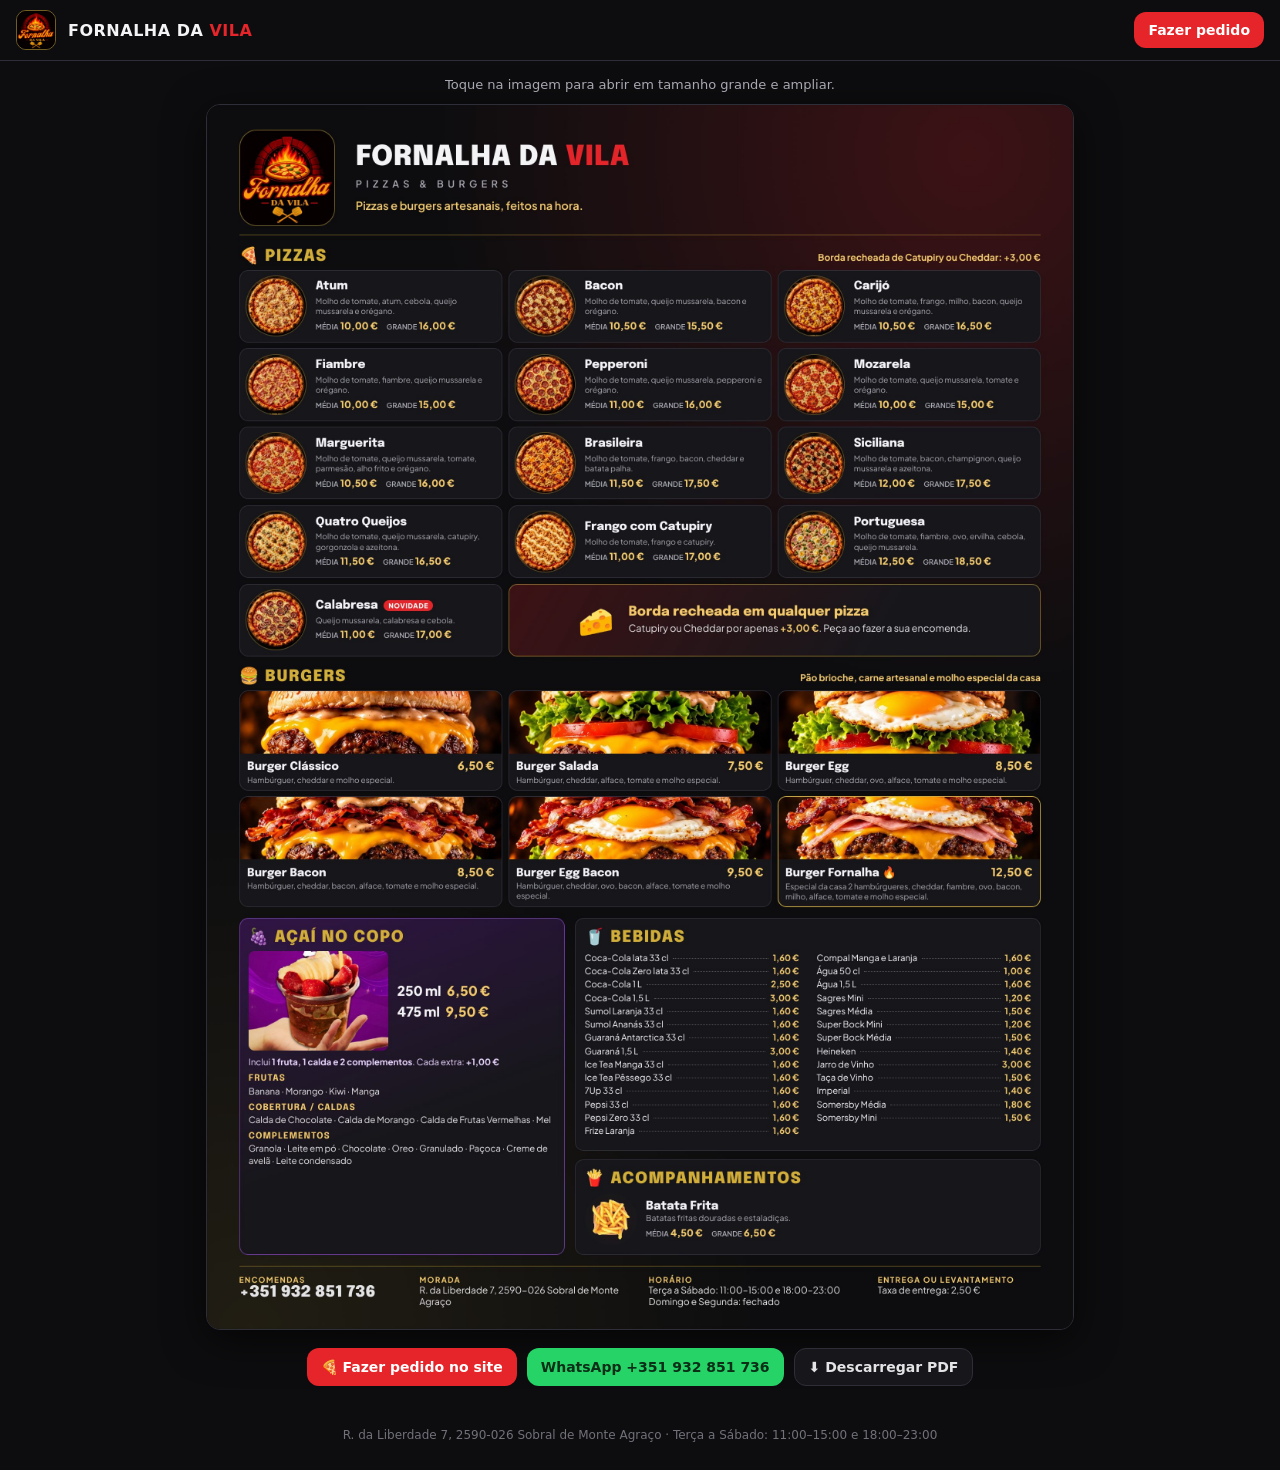
<file: cardapio/index.html>
<!DOCTYPE html>
<html lang="pt">
<head>
<meta charset="utf-8">
<meta name="viewport" content="width=device-width, initial-scale=1">
<title>Cardápio | Fornalha da Vila</title>
<meta name="description" content="Cardápio da Fornalha da Vila: pizzas, burgers, açaí, bebidas e acompanhamentos.">
<meta property="og:title" content="Cardápio | Fornalha da Vila">
<meta property="og:description" content="Pizzas, burgers, açaí, bebidas e acompanhamentos. Peça pelo WhatsApp!">
<meta property="og:image" content="cardapio.jpg">
<link rel="icon" href="../img/logo-fornalha-sm.jpg">
<style>
  :root { --red: #E5252A; --gold: #D4AF37; --gold2: #F3C969; --bg: #0d0d0f; --card: #17171b; --line: #2e2e38; }
  * { box-sizing: border-box; margin: 0; padding: 0; }
  body { background: var(--bg); color: #f4f4f6; font-family: system-ui, -apple-system, "Segoe UI", Roboto, sans-serif; }
  header { position: sticky; top: 0; z-index: 10; display: flex; align-items: center; gap: 12px; padding: 10px 16px;
    background: rgba(14,14,17,.95); backdrop-filter: blur(8px); border-bottom: 1px solid var(--line); }
  header img { width: 40px; height: 40px; border-radius: 10px; border: 1px solid rgba(212,175,55,.5); }
  header .name { flex: 1; font-weight: 900; letter-spacing: .5px; font-size: 16px; }
  header .name span { color: var(--red); }
  .btn { display: inline-flex; align-items: center; gap: 6px; padding: 10px 14px; border-radius: 12px; font-weight: 700; font-size: 14px;
    text-decoration: none; white-space: nowrap; }
  .btn-red { background: var(--red); color: #fff; }
  .btn-green { background: #25D366; color: #0b2e17; }
  .btn-ghost { background: var(--card); color: #e4e4e7; border: 1px solid var(--line); }
  main { max-width: 900px; margin: 0 auto; padding: 16px; }
  .hint { text-align: center; color: #a8a8b2; font-size: 13px; margin-bottom: 12px; }
  .menu { display: block; width: 100%; height: auto; border-radius: 14px; border: 1px solid var(--line); box-shadow: 0 10px 40px rgba(0,0,0,.6); }
  .actions { display: flex; flex-wrap: wrap; gap: 10px; justify-content: center; margin: 18px 0 8px; }
  footer { text-align: center; color: #71717a; font-size: 12px; padding: 18px 16px 28px; }
</style>
</head>
<body>
<header>
  <img src="../img/logo-fornalha-sm.jpg" alt="Logo Fornalha da Vila">
  <div class="name">FORNALHA DA <span>VILA</span></div>
  <a class="btn btn-red" href="../#cardapio">Fazer pedido</a>
</header>
<main>
  <p class="hint">Toque na imagem para abrir em tamanho grande e ampliar.</p>
  <a href="cardapio.jpg" target="_blank" rel="noopener">
    <img class="menu" src="cardapio.jpg" alt="Cardápio da Fornalha da Vila com pizzas, burgers, açaí, bebidas e acompanhamentos e respetivos preços">
  </a>
  <div class="actions">
    <a class="btn btn-red" href="../#cardapio">🍕 Fazer pedido no site</a>
    <a class="btn btn-green" href="https://wa.me/351932851736" target="_blank" rel="noopener">WhatsApp +351 932 851 736</a>
    <a class="btn btn-ghost" href="cardapio-fornalha-da-vila-A3.pdf" download>⬇ Descarregar PDF</a>
  </div>
</main>
<footer>R. da Liberdade 7, 2590-026 Sobral de Monte Agraço · Terça a Sábado: 11:00–15:00 e 18:00–23:00</footer>
</body>
</html>
</file>
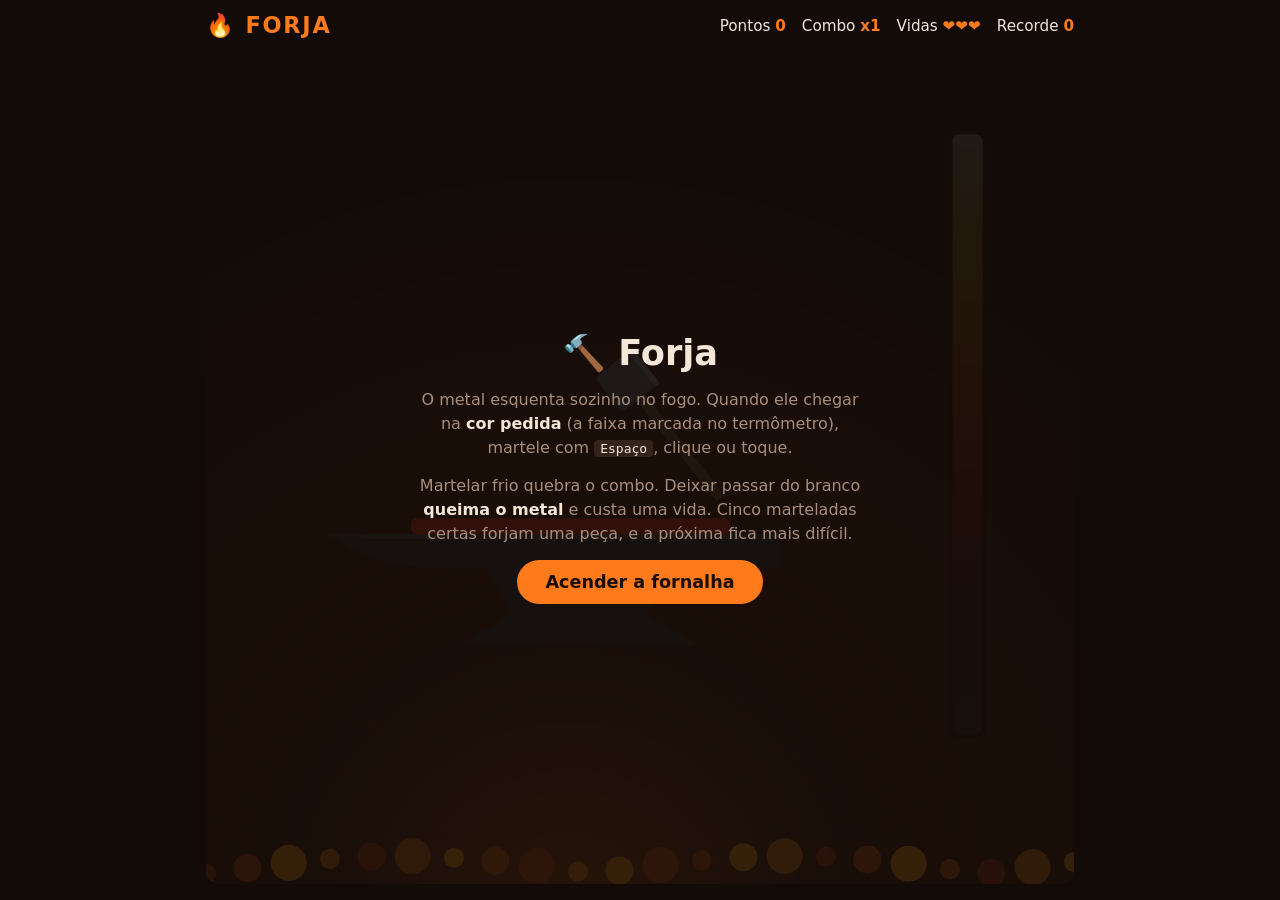
<file: forja/index.html>
<!doctype html>
<html lang="pt-BR">
<head>
<meta charset="utf-8">
<meta name="viewport" content="width=device-width, initial-scale=1, maximum-scale=1">
<title>Forja</title>
<style>
  :root {
    --bg: #120b08;
    --panel: #1f1410;
    --text: #f5e6d8;
    --muted: #a88f7c;
    --accent: #ff7a1a;
    --good: #7bd88f;
    --bad: #ff5c5c;
  }
  * { box-sizing: border-box; }
  html, body { margin: 0; height: 100%; background: var(--bg); color: var(--text);
    font-family: system-ui, -apple-system, "Segoe UI", Roboto, sans-serif; }
  body { display: flex; flex-direction: column; align-items: center; overflow: hidden;
    touch-action: manipulation; user-select: none; -webkit-user-select: none; }
  header { width: 100%; max-width: 900px; padding: 12px 16px; display: flex;
    justify-content: space-between; align-items: center; gap: 12px; flex-wrap: wrap; }
  h1 { margin: 0; font-size: 1.4rem; letter-spacing: .08em; }
  h1 span { color: var(--accent); }
  .stats { display: flex; flex-wrap: wrap; gap: 6px 16px; font-variant-numeric: tabular-nums; font-size: .95rem; }
  .stats b { color: var(--accent); }
  #wrap { position: relative; width: 100%; max-width: 900px; flex: 1; min-height: 0; padding: 0 16px 16px; }
  canvas { width: 100%; height: 100%; display: block; border-radius: 14px; background: var(--panel);
    cursor: pointer; }
  .overlay { position: absolute; inset: 0 16px 16px; display: flex; flex-direction: column;
    align-items: center; justify-content: center; text-align: center; gap: 14px;
    background: rgba(18, 11, 8, .82); border-radius: 14px; padding: 24px; }
  .overlay[hidden] { display: none; }
  .overlay h2 { margin: 0; font-size: 2.2rem; }
  .overlay p { margin: 0; max-width: 460px; line-height: 1.5; color: var(--muted); }
  .overlay p strong { color: var(--text); }
  button { font: inherit; font-weight: 700; font-size: 1.1rem; padding: 12px 28px; border: 0;
    border-radius: 999px; background: var(--accent); color: #1a0d05; cursor: pointer; }
  button:hover { filter: brightness(1.1); }
  kbd { background: #33231b; border-radius: 4px; padding: 1px 6px; color: var(--text); }
</style>
</head>
<body>
<header>
  <h1>🔥 <span>FORJA</span></h1>
  <div class="stats">
    <div>Pontos <b id="score">0</b></div>
    <div>Combo <b id="combo">x1</b></div>
    <div>Vidas <b id="lives">❤❤❤</b></div>
    <div>Recorde <b id="best">0</b></div>
  </div>
</header>

<div id="wrap">
  <canvas id="c"></canvas>

  <div class="overlay" id="start">
    <h2>🔨 Forja</h2>
    <p>O metal esquenta sozinho no fogo. Quando ele chegar na <strong>cor pedida</strong>
      (a faixa marcada no termômetro), martele com <kbd>Espaço</kbd>, clique ou toque.</p>
    <p>Martelar frio quebra o combo. Deixar passar do branco <strong>queima o metal</strong>
      e custa uma vida. Cinco marteladas certas forjam uma peça, e a próxima fica mais difícil.</p>
    <button id="startBtn">Acender a fornalha</button>
  </div>

  <div class="overlay" id="over" hidden>
    <h2>A fornalha apagou</h2>
    <p id="overText"></p>
    <button id="againBtn">Forjar de novo</button>
  </div>
</div>

<script>
(() => {
  // ---------- Setup ----------
  const canvas = document.getElementById('c');
  const ctx = canvas.getContext('2d');
  const $ = id => document.getElementById(id);
  const ui = { score: $('score'), combo: $('combo'), lives: $('lives'), best: $('best'),
    start: $('start'), over: $('over'), overText: $('overText') };

  let W = 0, H = 0, DPR = 1;
  function resize() {
    DPR = Math.min(window.devicePixelRatio || 1, 2);
    const r = canvas.getBoundingClientRect();
    W = r.width; H = r.height;
    canvas.width = Math.round(W * DPR);
    canvas.height = Math.round(H * DPR);
    ctx.setTransform(DPR, 0, 0, DPR, 0, 0);
  }
  window.addEventListener('resize', resize);

  const store = {
    get() { try { return +localStorage.getItem('forja.best') || 0; } catch { return 0; } },
    set(v) { try { localStorage.setItem('forja.best', String(v)); } catch {} }
  };

  // ---------- Metal colors ----------
  const STOPS = [
    [0,   [70, 66, 64],   'cinza'],
    [20,  [110, 24, 14],  'vermelho-escuro'],
    [40,  [200, 38, 24],  'vermelho'],
    [60,  [255, 110, 10], 'laranja'],
    [80,  [255, 200, 30], 'amarelo'],
    [100, [255, 248, 220],'branco'],
  ];
  function heatColor(h) {
    h = Math.max(0, Math.min(100, h));
    for (let i = 0; i < STOPS.length - 1; i++) {
      const [a, ca] = STOPS[i], [b, cb] = STOPS[i + 1];
      if (h <= b) {
        const t = (h - a) / (b - a);
        return ca.map((v, k) => Math.round(v + (cb[k] - v) * t));
      }
    }
    return STOPS[STOPS.length - 1][1];
  }
  const rgb = (c, a = 1) => `rgba(${c[0]},${c[1]},${c[2]},${a})`;
  function colorName(h) {
    let best = STOPS[0];
    for (const s of STOPS) if (Math.abs(s[0] - h) < Math.abs(best[0] - h)) best = s;
    return best[2];
  }

  // ---------- Items forged per level ----------
  const ITEMS = [
    ['🔩', 'Prego'], ['🗝️', 'Chave'], ['🔪', 'Faca'], ['🪝', 'Gancho'], ['⛏️', 'Picareta'],
    ['🪓', 'Machado'], ['🛡️', 'Escudo'], ['⚔️', 'Espada'], ['🔱', 'Tridente'], ['👑', 'Coroa'],
  ];
  const itemFor = lvl => ITEMS[Math.min(lvl, ITEMS.length - 1)];
  const HITS_PER_ITEM = 5;

  // ---------- Audio ----------
  let actx = null;
  function audio() {
    if (!actx) { try { actx = new (window.AudioContext || window.webkitAudioContext)(); } catch {} }
    if (actx && actx.state === 'suspended') actx.resume();
    return actx;
  }
  function clang(strength = 1) {
    const a = audio(); if (!a) return;
    const t = a.currentTime;
    const out = a.createGain(); out.gain.value = 0.25 * strength; out.connect(a.destination);
    for (const [f, d] of [[820, .6], [1340, .45], [2210, .3], [3150, .2]]) {
      const o = a.createOscillator(), g = a.createGain();
      o.type = 'sine'; o.frequency.value = f * (0.98 + Math.random() * .04);
      g.gain.setValueAtTime(1, t); g.gain.exponentialRampToValueAtTime(0.001, t + d);
      o.connect(g).connect(out); o.start(t); o.stop(t + d);
    }
    noise(0.06, 0.5 * strength, 3000);
  }
  function thud() {
    const a = audio(); if (!a) return;
    const t = a.currentTime, o = a.createOscillator(), g = a.createGain();
    o.type = 'triangle'; o.frequency.setValueAtTime(180, t); o.frequency.exponentialRampToValueAtTime(60, t + .2);
    g.gain.setValueAtTime(.35, t); g.gain.exponentialRampToValueAtTime(.001, t + .25);
    o.connect(g).connect(a.destination); o.start(t); o.stop(t + .25);
  }
  function noise(dur, vol, freq) {
    const a = audio(); if (!a) return;
    const buf = a.createBuffer(1, Math.floor(a.sampleRate * dur), a.sampleRate);
    const d = buf.getChannelData(0);
    for (let i = 0; i < d.length; i++) d[i] = (Math.random() * 2 - 1) * (1 - i / d.length);
    const src = a.createBufferSource(), f = a.createBiquadFilter(), g = a.createGain();
    f.type = 'highpass'; f.frequency.value = freq; g.gain.value = vol;
    src.buffer = buf; src.connect(f).connect(g).connect(a.destination); src.start();
  }
  const hiss = () => noise(0.7, 0.25, 1500);
  function fanfare() {
    const a = audio(); if (!a) return;
    const t = a.currentTime;
    [523, 659, 784, 1047].forEach((f, i) => {
      const o = a.createOscillator(), g = a.createGain();
      o.type = 'square'; o.frequency.value = f;
      g.gain.setValueAtTime(0.0001, t + i * .09);
      g.gain.exponentialRampToValueAtTime(.08, t + i * .09 + .02);
      g.gain.exponentialRampToValueAtTime(.0001, t + i * .09 + .3);
      o.connect(g).connect(a.destination); o.start(t + i * .09); o.stop(t + i * .09 + .32);
    });
  }

  // ---------- Game state ----------
  let s;
  function newGame() {
    s = {
      running: true, score: 0, combo: 1, lives: 3, level: 0, hits: 0,
      heat: 5, target: 0, width: 0, rate: 0,
      hammer: 0,           // 0..1 animation (1 = just struck)
      shake: 0, flash: 0,
      particles: [], floaters: [],
      forged: [],          // emojis of finished items
      banner: null,        // {text, t}
    };
    newTarget();
    updateUI();
  }
  function newTarget() {
    // Zone narrows and heat rises faster as levels go up
    s.width = Math.max(7, 22 - s.level * 1.6);
    const half = s.width / 2;
    s.target = 38 + Math.random() * (88 - 38 - half) ;
    s.target = Math.max(30 + half, Math.min(92 - half, s.target));
    s.rate = 16 + s.level * 3.2 + Math.random() * 4; // heat per second
  }

  function updateUI() {
    ui.score.textContent = s.score;
    ui.combo.textContent = 'x' + s.combo;
    ui.lives.textContent = '❤'.repeat(s.lives) + '♡'.repeat(Math.max(0, 3 - s.lives));
    ui.best.textContent = store.get();
  }

  // ---------- Input ----------
  function strike() {
    if (!s || !s.running) return;
    if (s.hammer > 0.35) return; // hammer still in the air
    s.hammer = 1;
    const lo = s.target - s.width / 2, hi = s.target + s.width / 2;
    const bar = barRect();

    if (s.heat >= lo && s.heat <= hi) {
      const acc = 1 - Math.abs(s.heat - s.target) / (s.width / 2); // 0..1
      const perfect = acc > 0.75;
      const pts = Math.round((50 + 100 * acc) * s.combo * (perfect ? 2 : 1));
      s.score += pts;
      s.combo = Math.min(s.combo + 1, 10);
      s.hits++;
      clang(perfect ? 1.2 : 0.9);
      s.shake = perfect ? 10 : 6;
      s.flash = perfect ? 0.5 : 0.25;
      sparks(bar.x + bar.w / 2, bar.y, perfect ? 70 : 40, heatColor(s.heat));
      floater(`${perfect ? 'PERFEITO! ' : ''}+${pts}`, perfect ? '#ffe066' : '#7bd88f');

      if (s.hits >= HITS_PER_ITEM) {
        const [emoji, name] = itemFor(s.level);
        s.forged.push(emoji);
        s.banner = { text: `${emoji} ${name} forjado!`, t: 1.8 };
        s.score += 250 * (s.level + 1);
        s.level++; s.hits = 0;
        setTimeout(fanfare, 150);
      }
      s.heat = 8 + Math.random() * 8; // strike cools the metal: reheat for the next one
      newTarget();
    } else if (s.heat < lo) {
      thud();
      s.combo = 1;
      s.shake = 3;
      floater('Frio demais!', '#8fb3ff');
      sparks(bar.x + bar.w / 2, bar.y, 6, [140, 140, 140]);
      s.heat = Math.max(0, s.heat - 15);
    } else {
      // Past the zone but not burnt yet
      clang(0.5);
      s.combo = 1;
      s.shake = 4;
      floater('Quente demais!', '#ff9f5c');
      sparks(bar.x + bar.w / 2, bar.y, 20, heatColor(s.heat));
      s.heat = 10;
      newTarget();
    }
    updateUI();
  }

  function burn() {
    hiss();
    s.lives--;
    s.combo = 1;
    s.shake = 14;
    s.flash = 0.6;
    const bar = barRect();
    smoke(bar.x + bar.w / 2, bar.y);
    floater('QUEIMOU! −1 ❤', '#ff5c5c');
    s.heat = 5;
    newTarget();
    updateUI();
    if (s.lives <= 0) gameOver();
  }

  function gameOver() {
    s.running = false;
    const best = store.get();
    const record = s.score > best;
    if (record) store.set(s.score);
    const items = s.forged.length ? s.forged.join(' ') : 'nenhuma peça (ainda!)';
    ui.overText.innerHTML = `Você fez <strong>${s.score}</strong> pontos` +
      (record ? ' — <strong>novo recorde!</strong> 🏆' : ` (recorde: ${best})`) +
      `<br>Peças forjadas: ${items}`;
    setTimeout(() => { ui.over.hidden = false; $('againBtn').focus(); }, 700);
    updateUI();
  }

  window.addEventListener('keydown', e => {
    if (e.code === 'Space' || e.code === 'Enter') {
      if (!ui.start.hidden || !ui.over.hidden) return; // let buttons handle it
      e.preventDefault();
      strike();
    }
  });
  canvas.addEventListener('pointerdown', e => { e.preventDefault(); strike(); });

  function begin() {
    audio();
    ui.start.hidden = true; ui.over.hidden = true;
    newGame();
    canvas.focus();
  }
  $('startBtn').addEventListener('click', begin);
  $('againBtn').addEventListener('click', begin);

  // ---------- Effects ----------
  function sparks(x, y, n, col) {
    for (let i = 0; i < n; i++) {
      const a = -Math.PI / 2 + (Math.random() - .5) * Math.PI * 1.3;
      const v = 150 + Math.random() * 420;
      s.particles.push({ x, y, vx: Math.cos(a) * v, vy: Math.sin(a) * v,
        life: .5 + Math.random() * .7, max: 1.2, size: 1.5 + Math.random() * 2.5,
        col: Math.random() < .5 ? col : [255, 230, 150], kind: 'spark' });
    }
  }
  function smoke(x, y) {
    for (let i = 0; i < 26; i++) {
      s.particles.push({ x: x + (Math.random() - .5) * 120, y, vx: (Math.random() - .5) * 40,
        vy: -40 - Math.random() * 80, life: 1 + Math.random(), max: 2,
        size: 10 + Math.random() * 18, col: [90, 90, 90], kind: 'smoke' });
    }
  }
  function floater(text, color) {
    const bar = barRect();
    s.floaters.push({ text, color, x: bar.x + bar.w / 2, y: bar.y - 40, t: 1.1 });
  }

  // ---------- Layout ----------
  function barRect() {
    const aw = Math.min(W * 0.55, 420);
    const ax = W * 0.42 - aw / 2, ay = H * 0.58;
    return { x: ax + aw * 0.12, y: ay - 16, w: aw * 0.76, h: 16, anvil: { x: ax, y: ay, w: aw } };
  }

  // ---------- Loop ----------
  let last = performance.now();
  function loop(now) {
    const dt = Math.min(0.05, (now - last) / 1000);
    last = now;
    if (s) update(dt);
    draw(now / 1000);
    requestAnimationFrame(loop);
  }

  function update(dt) {
    if (s.running) {
      // heating speeds up slightly the hotter it gets (ease-in)
      s.heat += s.rate * dt * (0.75 + s.heat / 200);
      if (s.heat >= 100) burn();
    }
    s.hammer = Math.max(0, s.hammer - dt * 4);
    s.shake = Math.max(0, s.shake - dt * 40);
    s.flash = Math.max(0, s.flash - dt * 2);
    if (s.banner && (s.banner.t -= dt) <= 0) s.banner = null;

    for (const p of s.particles) {
      p.life -= dt;
      p.x += p.vx * dt; p.y += p.vy * dt;
      if (p.kind === 'spark') { p.vy += 900 * dt; p.vx *= 0.99; }
      else { p.size += 20 * dt; p.vx *= 0.98; }
    }
    s.particles = s.particles.filter(p => p.life > 0);
    for (const f of s.floaters) { f.t -= dt; f.y -= 50 * dt; }
    s.floaters = s.floaters.filter(f => f.t > 0);
  }

  function roundRect(x, y, w, h, r) {
    ctx.beginPath();
    ctx.moveTo(x + r, y); ctx.arcTo(x + w, y, x + w, y + h, r);
    ctx.arcTo(x + w, y + h, x, y + h, r); ctx.arcTo(x, y + h, x, y, r);
    ctx.arcTo(x, y, x + w, y, r); ctx.closePath();
  }

  function draw(t) {
    ctx.save();
    ctx.clearRect(0, 0, W, H);
    const heat = s ? s.heat : 30 + Math.sin(t) * 10;
    const hc = heatColor(heat);

    if (s && s.shake > 0) ctx.translate((Math.random() - .5) * s.shake, (Math.random() - .5) * s.shake);

    // Background: forge glow from below
    const bg = ctx.createRadialGradient(W * .42, H * 1.05, 20, W * .42, H * 1.05, Math.max(W, H) * .9);
    const flick = 0.85 + Math.sin(t * 7) * .05 + Math.sin(t * 13) * .04;
    bg.addColorStop(0, `rgba(255,110,20,${0.55 * flick})`);
    bg.addColorStop(.35, 'rgba(120,35,10,.35)');
    bg.addColorStop(1, 'rgba(20,12,9,1)');
    ctx.fillStyle = bg; ctx.fillRect(-20, -20, W + 40, H + 40);

    // Coals
    for (let i = 0; i < 22; i++) {
      const x = (i / 21) * W, y = H - 10 - Math.abs(Math.sin(i * 12.9)) * 18;
      const g = 0.5 + 0.5 * Math.sin(t * 3 + i * 1.7);
      ctx.fillStyle = `rgba(255,${80 + g * 80},20,${0.4 + g * 0.4})`;
      ctx.beginPath(); ctx.arc(x, y, 10 + (i % 3) * 4, 0, Math.PI * 2); ctx.fill();
    }

    const bar = barRect();
    const A = bar.anvil;

    // Anvil
    ctx.fillStyle = '#2d2a2a';
    ctx.beginPath();
    ctx.moveTo(A.x - A.w * .08, A.y);                   // horn tip
    ctx.quadraticCurveTo(A.x + A.w * .05, A.y + 36, A.x + A.w * .2, A.y + 34);
    ctx.lineTo(A.x + A.w * .3, A.y + 34);
    ctx.lineTo(A.x + A.w * .36, A.y + 80);
    ctx.lineTo(A.x + A.w * .24, A.y + 110);
    ctx.lineTo(A.x + A.w * .80, A.y + 110);
    ctx.lineTo(A.x + A.w * .68, A.y + 80);
    ctx.lineTo(A.x + A.w * .74, A.y + 34);
    ctx.lineTo(A.x + A.w, A.y + 34);
    ctx.lineTo(A.x + A.w, A.y);
    ctx.closePath(); ctx.fill();
    ctx.fillStyle = '#4a4545'; ctx.fillRect(A.x, A.y, A.w, 5);

    // Glowing metal bar
    if (s) {
      ctx.shadowColor = rgb(hc, Math.min(1, heat / 60));
      ctx.shadowBlur = 10 + heat * 0.4;
    }
    ctx.fillStyle = rgb(hc);
    roundRect(bar.x, bar.y, bar.w, bar.h, 6); ctx.fill();
    ctx.shadowBlur = 0;
    // flattening progress marks
    if (s) {
      ctx.fillStyle = 'rgba(0,0,0,.18)';
      for (let i = 0; i < s.hits; i++) ctx.fillRect(bar.x + 16 + i * (bar.w - 32) / HITS_PER_ITEM, bar.y + 3, 4, bar.h - 6);
    }

    // Hammer
    const hx = bar.x + bar.w / 2, pivotX = hx + 150, pivotY = bar.y - 20;
    // resting = raised (0.9 rad); on strike it slams flat (0) and eases back up
    ctx.save();
    ctx.translate(pivotX, pivotY);
    ctx.rotate(s && s.hammer > 0 ? 0.9 * (1 - s.hammer) : 0.9);
    ctx.fillStyle = '#6b4a2f'; ctx.fillRect(-150, -5, 150, 10);          // handle
    ctx.fillStyle = '#595959'; roundRect(-172, -24, 44, 48, 5); ctx.fill(); // head
    ctx.fillStyle = '#7a7a7a'; ctx.fillRect(-172, -24, 44, 6);
    ctx.restore();

    // Thermometer
    const tx = Math.min(W - 60, W * 0.86), ty = H * 0.1, th = H * 0.72, tw = 30;
    const grad = ctx.createLinearGradient(0, ty + th, 0, ty);
    for (const [h, c] of STOPS) grad.addColorStop(h / 100, rgb(c));
    ctx.fillStyle = '#1a1210'; roundRect(tx - 4, ty - 4, tw + 8, th + 8, 10); ctx.fill();
    ctx.globalAlpha = .35; ctx.fillStyle = grad; roundRect(tx, ty, tw, th, 7); ctx.fill(); ctx.globalAlpha = 1;
    if (s) {
      // target zone
      const zTop = ty + th * (1 - (s.target + s.width / 2) / 100);
      const zH = th * s.width / 100;
      ctx.fillStyle = grad; ctx.fillRect(tx, zTop, tw, zH);
      ctx.strokeStyle = '#fff'; ctx.lineWidth = 2; ctx.setLineDash([5, 4]);
      ctx.strokeRect(tx - 6, zTop, tw + 12, zH); ctx.setLineDash([]);
      // danger line
      ctx.fillStyle = 'rgba(255,60,60,.8)'; ctx.fillRect(tx - 6, ty, tw + 12, 3);
      // current level marker
      const my = ty + th * (1 - Math.min(heat, 100) / 100);
      ctx.fillStyle = '#fff';
      ctx.beginPath(); ctx.moveTo(tx - 8, my); ctx.lineTo(tx - 20, my - 8); ctx.lineTo(tx - 20, my + 8); ctx.fill();
      ctx.fillRect(tx - 2, my - 1.5, tw + 4, 3);
    }

    // Instructions / target text
    ctx.textAlign = 'center';
    ctx.fillStyle = '#f5e6d8';
    const fs = Math.max(16, Math.min(26, W / 30));
    if (s && s.running) {
      ctx.font = `600 ${fs}px system-ui, sans-serif`;
      ctx.fillText(`Martele no ${colorName(s.target).toUpperCase()}`, W * 0.42, H * 0.14);
      ctx.font = `${fs * .7}px system-ui, sans-serif`;
      ctx.fillStyle = '#a88f7c';
      const [emoji, name] = itemFor(s.level);
      ctx.fillText(`Forjando: ${emoji} ${name}  ·  ${s.hits}/${HITS_PER_ITEM}`, W * 0.42, H * 0.14 + fs * 1.2);
    }

    // Forged items shelf
    if (s && s.forged.length) {
      ctx.textAlign = 'left';
      ctx.font = `${fs}px system-ui, sans-serif`;
      ctx.fillText(s.forged.join(' '), 14, H - 50);
    }

    // Particles
    for (const p of s ? s.particles : []) {
      const a = Math.max(0, p.life / p.max);
      if (p.kind === 'spark') {
        ctx.strokeStyle = rgb(p.col, a); ctx.lineWidth = p.size;
        ctx.beginPath(); ctx.moveTo(p.x, p.y); ctx.lineTo(p.x - p.vx * .025, p.y - p.vy * .025); ctx.stroke();
      } else {
        ctx.fillStyle = rgb(p.col, a * .35);
        ctx.beginPath(); ctx.arc(p.x, p.y, p.size, 0, Math.PI * 2); ctx.fill();
      }
    }

    // Floating texts
    ctx.textAlign = 'center';
    for (const f of s ? s.floaters : []) {
      ctx.globalAlpha = Math.min(1, f.t * 2);
      ctx.font = `800 ${fs * 1.1}px system-ui, sans-serif`;
      ctx.fillStyle = f.color;
      ctx.fillText(f.text, f.x, f.y);
    }
    ctx.globalAlpha = 1;

    // Banner
    if (s && s.banner) {
      const a = Math.min(1, s.banner.t * 2);
      ctx.globalAlpha = a;
      ctx.fillStyle = 'rgba(0,0,0,.55)';
      ctx.fillRect(0, H * .3 - fs * 1.4, W, fs * 2.4);
      ctx.fillStyle = '#ffe066';
      ctx.font = `800 ${fs * 1.4}px system-ui, sans-serif`;
      ctx.fillText(s.banner.text, W / 2, H * .3 + fs * .3);
      ctx.globalAlpha = 1;
    }

    ctx.restore();

    // Flash
    if (s && s.flash > 0) {
      ctx.fillStyle = `rgba(255,240,200,${s.flash * .5})`;
      ctx.fillRect(0, 0, W, H);
    }
  }

  resize();
  ui.best.textContent = store.get();
  requestAnimationFrame(loop);
})();
</script>
</body>
</html>
</file>
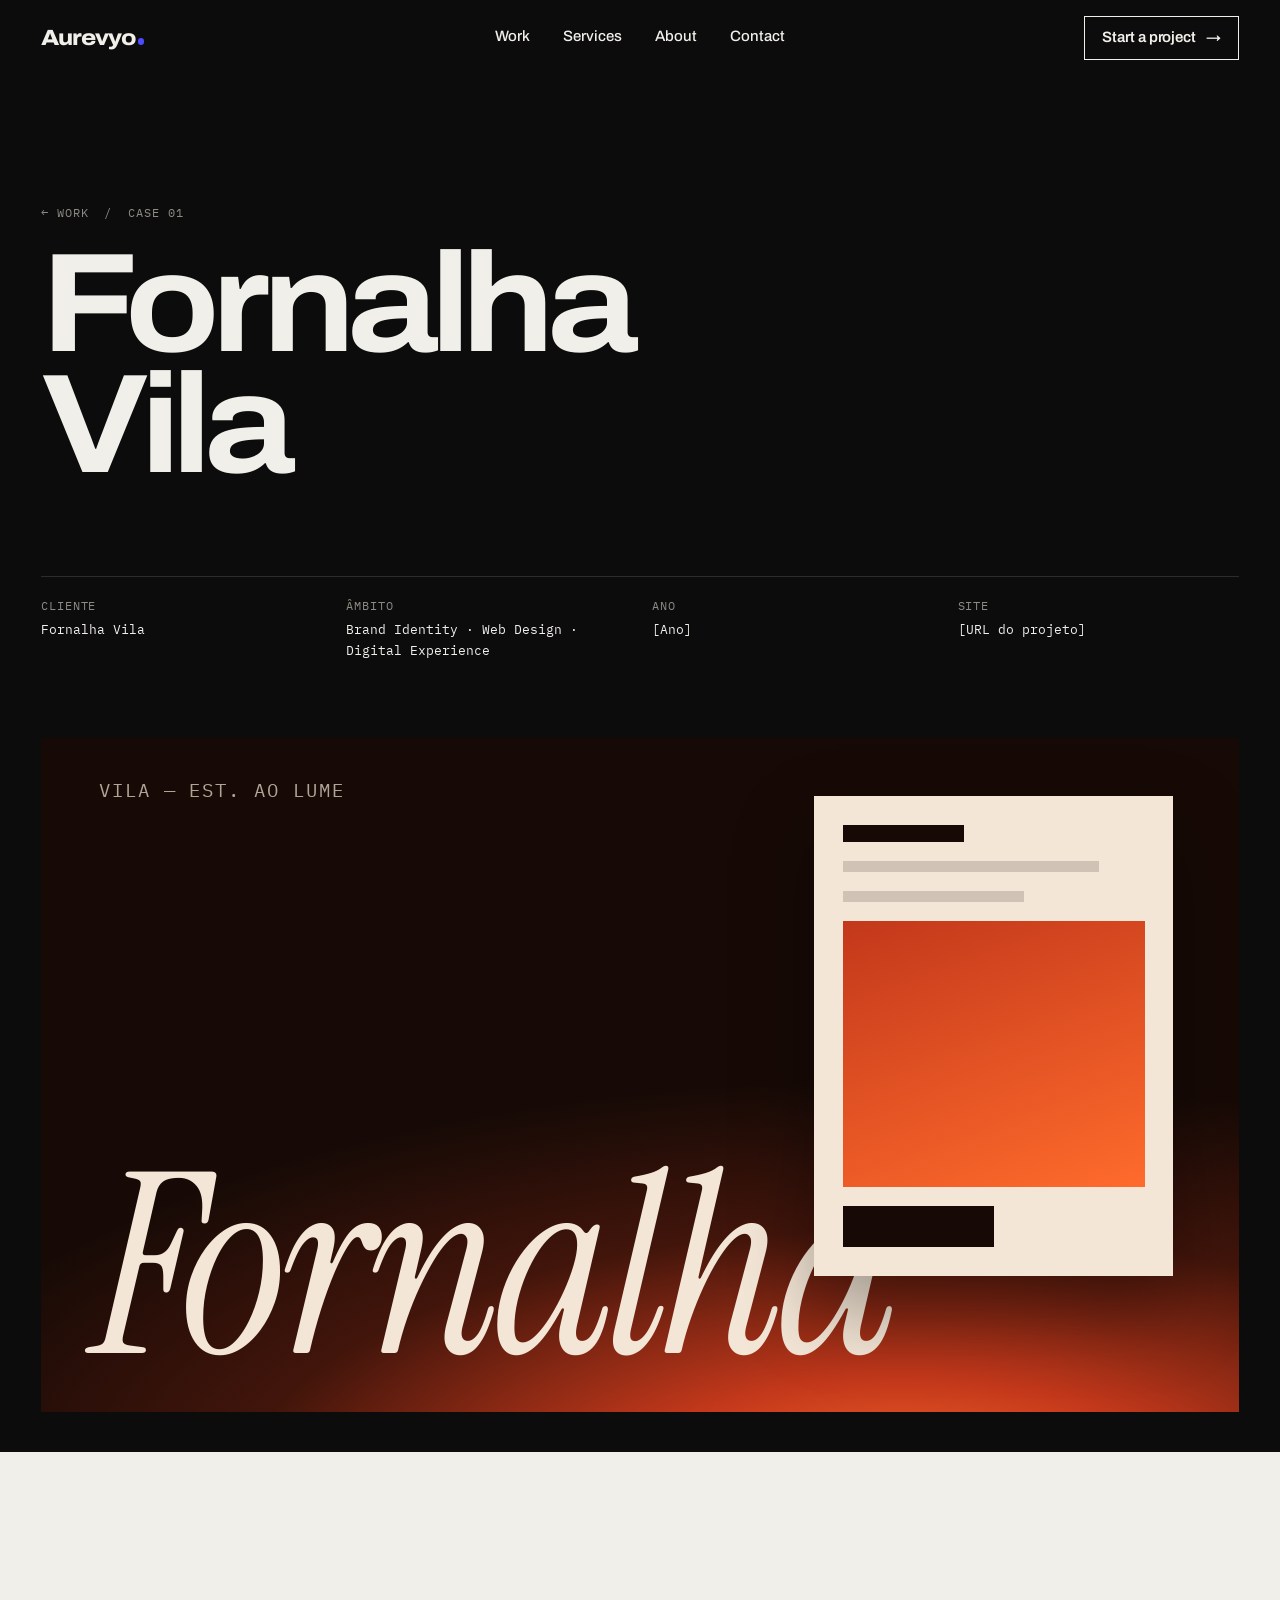
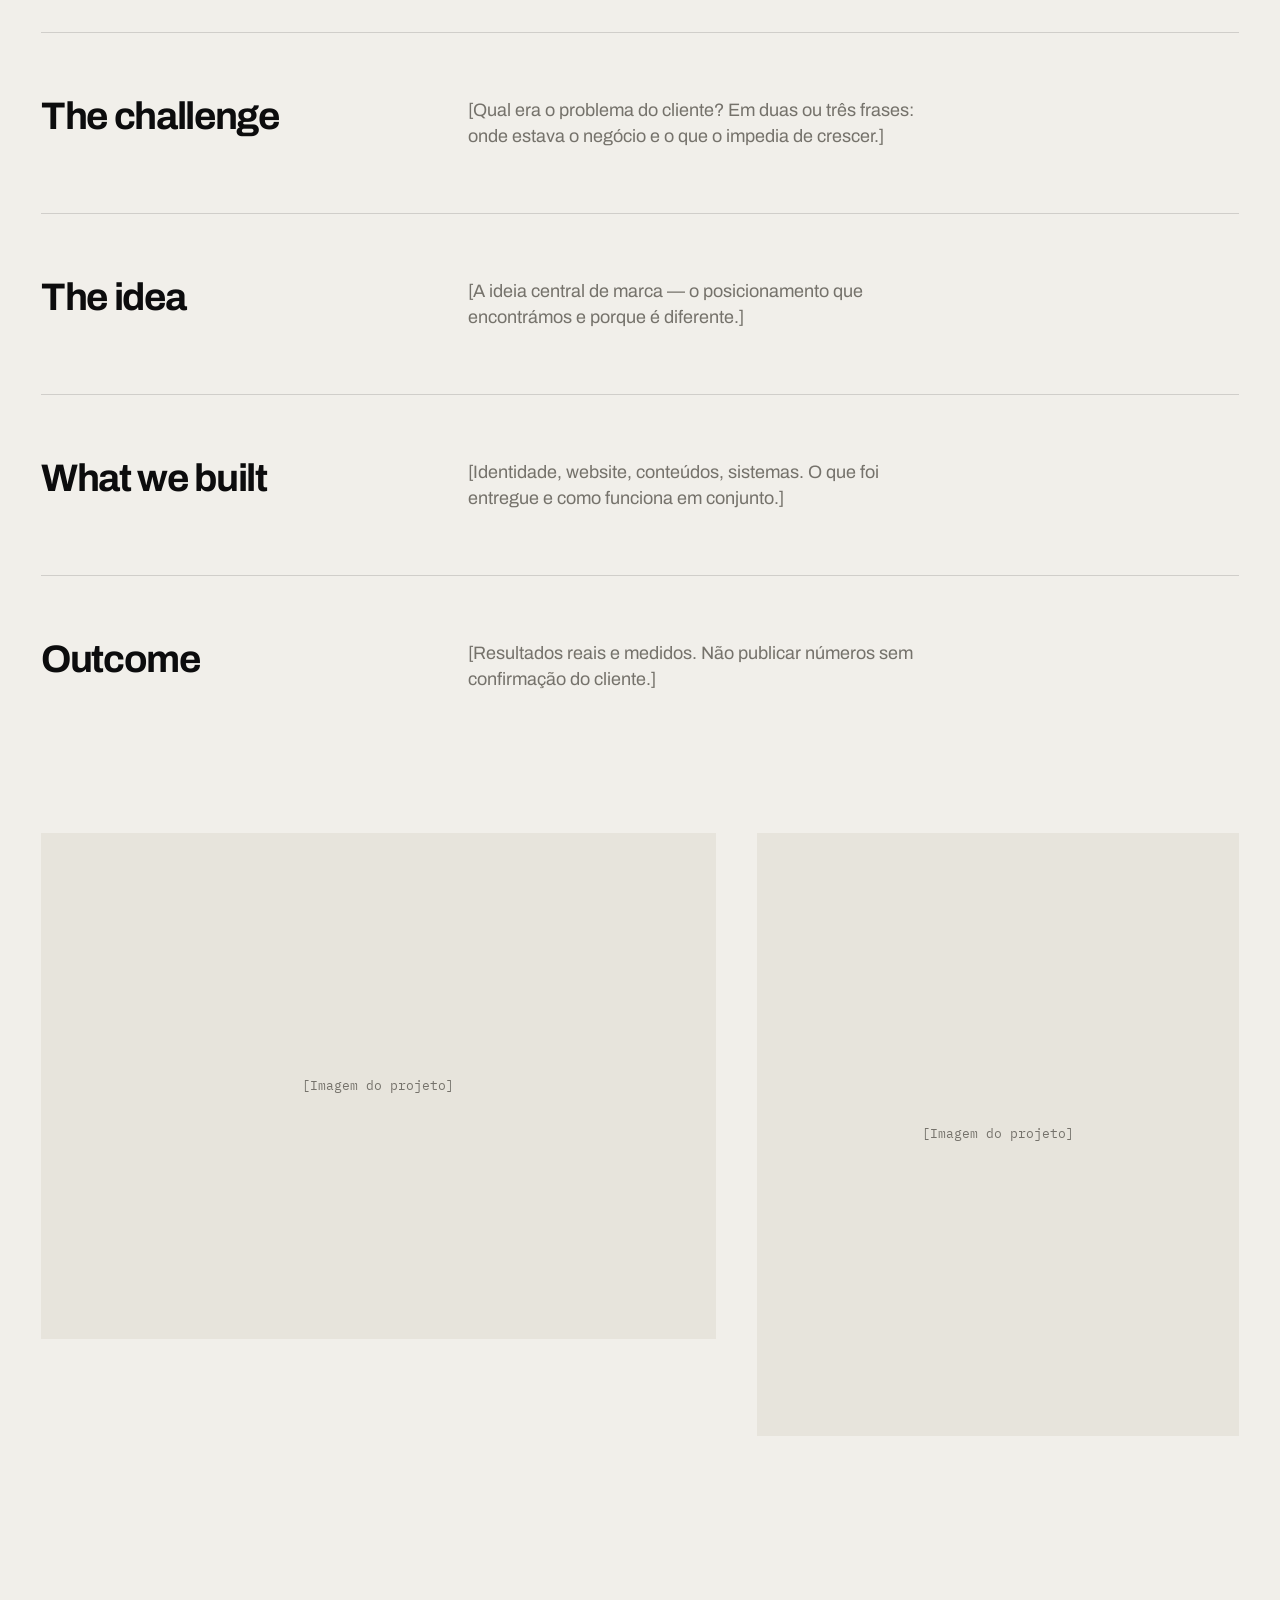
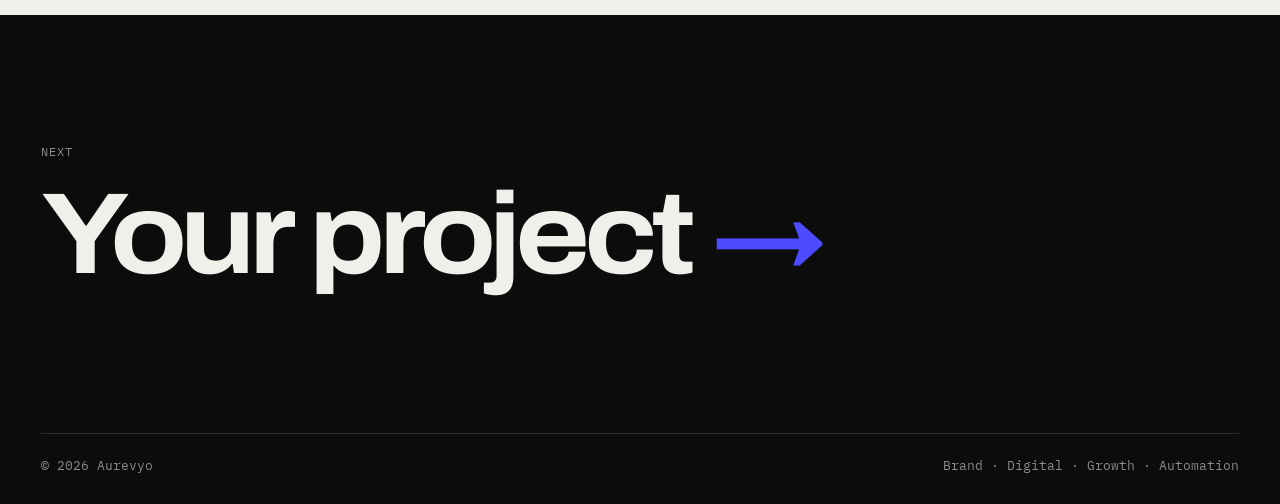
<file: aurevyo/case.html>
<!doctype html>
<html lang="pt-PT">
<head>
<meta charset="utf-8">
<meta name="viewport" content="width=device-width, initial-scale=1">
<title>Fornalha Vila — Case study · Aurevyo</title>
<!-- EDITAR: descrição real do projeto -->
<meta name="description" content="Fornalha Vila — identidade de marca, web design e experiência digital por Aurevyo.">
<meta name="theme-color" content="#0C0C0D">
<meta property="og:type" content="article">
<meta property="og:site_name" content="Aurevyo">
<meta property="og:title" content="Fornalha Vila — Case study · Aurevyo">
<meta property="og:image" content="assets/img/og.png">
<link rel="icon" href="assets/img/favicon.svg" type="image/svg+xml">
<link rel="apple-touch-icon" href="assets/img/apple-touch-icon.png">
<link rel="preconnect" href="https://fonts.googleapis.com">
<link rel="preconnect" href="https://fonts.gstatic.com" crossorigin>
<link rel="stylesheet" href="https://fonts.googleapis.com/css2?family=Archivo:wdth,wght@62..125,100..900&family=IBM+Plex+Mono:wght@400;500&family=Instrument+Serif:ital@0;1&display=swap">
<link rel="stylesheet" href="assets/css/style.css">
<script>document.documentElement.classList.add('js');</script>
</head>
<body>
<!--
  TEMPLATE DE CASE STUDY
  Duplicar este ficheiro por projeto (ex.: work/fornalha-vila.html) e
  substituir todos os textos entre [ ] por informação real.
-->
<a class="skip" href="#main">Saltar para o conteúdo</a>

<header class="nav" data-nav>
  <div class="nav__bar">
    <a class="logo" href="index.html" aria-label="Aurevyo — início">
      <span class="logo__word">Aurevyo</span><span class="logo__dot" aria-hidden="true"></span>
    </a>
    <nav class="nav__links" aria-label="Principal">
      <a class="u-link" href="index.html#work">Work</a>
      <a class="u-link" href="index.html#services">Services</a>
      <a class="u-link" href="index.html#about">About</a>
      <a class="u-link" href="index.html#contact">Contact</a>
    </nav>
    <a class="btn btn--sm btn--line nav__cta" href="index.html#contact"><span>Start a project</span><i aria-hidden="true">→</i></a>
    <button class="nav__toggle" type="button" aria-expanded="false" aria-controls="menu" data-menu-toggle>
      <span class="sr-only">Abrir menu</span>
      <span class="nav__burger" aria-hidden="true"><i></i><i></i></span>
    </button>
  </div>
  <div class="menu" id="menu" data-menu hidden>
    <nav class="menu__links" aria-label="Menu">
      <a href="index.html#work"><small>01</small>Work</a>
      <a href="index.html#services"><small>02</small>Services</a>
      <a href="index.html#about"><small>03</small>About</a>
      <a href="index.html#contact"><small>04</small>Contact</a>
    </nav>
    <div class="menu__foot">
      <a class="btn btn--accent" href="index.html#contact"><span>Start a project</span><i aria-hidden="true">→</i></a>
      <div class="menu__meta">
        <a class="u-link" href="https://www.instagram.com/aurevyoagency" target="_blank" rel="noopener" data-ig>Instagram</a>
        <span>PT — <time data-clock>--:--</time></span>
      </div>
    </div>
  </div>
</header>

<main id="main">
  <section class="case-hero" data-tone="dark" aria-labelledby="case-title">
    <div class="wrap">
      <p class="label mono" data-intro><a class="u-link" href="index.html#work">← Work</a>&nbsp;&nbsp;/&nbsp;&nbsp;Case 01</p>
      <h1 class="case-hero__title" id="case-title">
        <span class="line"><span data-intro>Fornalha</span></span>
        <span class="line"><span data-intro>Vila</span></span>
      </h1>
      <dl class="case-hero__meta mono" data-intro>
        <div><dt>Cliente</dt><dd>Fornalha Vila</dd></div>
        <div><dt>Âmbito</dt><dd lang="en">Brand Identity · Web Design · Digital Experience</dd></div>
        <div><dt>Ano</dt><dd>[Ano]</dd></div>
        <div><dt>Site</dt><dd>[URL do projeto]</dd></div>
      </dl>
    </div>
  </section>

  <div class="case-cover" data-tone="dark">
    <div class="wrap">
      <!-- EDITAR: substituir por <img src="assets/img/work/fornalha-hero.webp" alt="..." width="1920" height="1080"> -->
      <div class="case__media" data-reveal>
        <div class="cover cover--ember">
          <div class="cover__layer">
            <span class="ember__word">Fornalha</span>
            <span class="ember__tag mono">Vila — est. ao lume</span>
            <div class="ember__site" aria-hidden="true"><i></i><i></i><i></i><b></b><b></b></div>
          </div>
        </div>
      </div>
    </div>
  </div>

  <section class="case-body" data-tone="light">
    <div class="wrap">
      <article class="case-block" data-reveal>
        <h2 lang="en">The challenge</h2>
        <p>[Qual era o problema do cliente? Em duas ou três frases: onde estava o negócio e o que o impedia de crescer.]</p>
      </article>
      <article class="case-block" data-reveal>
        <h2 lang="en">The idea</h2>
        <p>[A ideia central de marca — o posicionamento que encontrámos e porque é diferente.]</p>
      </article>
      <article class="case-block" data-reveal>
        <h2 lang="en">What we built</h2>
        <p>[Identidade, website, conteúdos, sistemas. O que foi entregue e como funciona em conjunto.]</p>
      </article>
      <article class="case-block" data-reveal>
        <h2 lang="en">Outcome</h2>
        <p>[Resultados reais e medidos. Não publicar números sem confirmação do cliente.]</p>
      </article>

      <div class="case-gallery">
        <div class="ph-box ph mono" data-reveal>[Imagem do projeto]</div>
        <div class="ph-box ph mono" data-reveal>[Imagem do projeto]</div>
      </div>
    </div>
  </section>

  <a class="case-next" href="index.html#contact" data-tone="dark" data-cursor="Let’s talk">
    <div class="wrap">
      <p class="label mono">Next</p>
      <p class="case-next__title" lang="en">Your project <i aria-hidden="true">→</i></p>
    </div>
  </a>
</main>

<footer class="footer footer--min" data-tone="dark">
  <div class="wrap">
    <div class="footer__base mono">
      <span>© <span data-year></span> Aurevyo</span>
      <span>Brand · Digital · Growth · Automation</span>
    </div>
  </div>
</footer>

<div class="cursor" aria-hidden="true" data-cursor-el><span class="cursor__label" data-cursor-label></span></div>
<script src="assets/js/main.js" defer></script>
</body>
</html>
</file>
<file: aurevyo/assets/css/style.css>
/* ==========================================================================
   AUREVYO — style.css
   Índice
     0. Tokens
     1. Base & utilitários
     2. Botões & links
     3. Reveal (animações de entrada)
     4. HEADER / navegação / menu mobile
     5. HERO
     6. IMPACT
     7. WORK
     8. MANIFESTO
     9. SERVICES
    10. PROCESS
    11. PROOF (testimonials)
    12. ABOUT
    13. CONTACT
    14. FOOTER
    15. Cursor
    16. CASE PAGE
    17. Responsivo
    18. Reduced motion
   ========================================================================== */

/* 0. TOKENS ================================================================ */
:root {
  /* Cor */
  --ink: #0C0C0D;
  --ink-2: #161618;
  --paper: #F1EFEA;
  --paper-2: #E7E4DC;
  --white: #FFFFFF;
  --stone: #75726B;          /* texto secundário em fundo claro (AA) */
  --stone-dark: #8E8B84;     /* texto secundário em fundo escuro (AA) */
  --stone-light: #C9C6BE;
  --accent: #2B2BFF;         /* Aurevyo Ultramarine */
  --accent-bright: #4D4AFF;  /* formas sobre preto */
  --accent-soft: #9C9AFF;    /* texto sobre preto */
  --line-light: rgba(12, 12, 13, .14);
  --line-dark: rgba(241, 239, 234, .14);

  /* Tipografia */
  --f-sans: "Archivo", "Helvetica Neue", Arial, system-ui, sans-serif;
  --f-serif: "Instrument Serif", "Times New Roman", Georgia, serif;
  --f-mono: "IBM Plex Mono", ui-monospace, "SFMono-Regular", Menlo, monospace;

  --t-body: 1.0625rem;
  --t-lead: clamp(1.125rem, 1.4vw, 1.375rem);
  --t-h3: clamp(1.5rem, 2.4vw, 2.25rem);
  --t-h2: clamp(2.25rem, 5.4vw, 5.5rem);
  --t-mono: .8125rem;
  --t-label: .72rem;

  /* Espaço */
  --gutter: clamp(16px, 3.2vw, 48px);
  --section: clamp(104px, 14vw, 220px);
  --max: 1760px;
  --nav-h: 76px;

  /* Forma & movimento */
  --radius: 0px;
  --hair: 1px solid var(--line-light);
  --ease-out: cubic-bezier(.16, 1, .3, 1);
  --ease-io: cubic-bezier(.65, 0, .35, 1);
}

/* 1. BASE ================================================================== */
*, *::before, *::after { box-sizing: border-box; margin: 0; padding: 0; }
html { -webkit-text-size-adjust: 100%; scroll-behavior: smooth; scroll-padding-top: var(--nav-h); }
body {
  background: var(--paper);
  color: var(--ink);
  font-family: var(--f-sans);
  font-size: var(--t-body);
  line-height: 1.55;
  font-optical-sizing: auto;
  -webkit-font-smoothing: antialiased;
  -moz-osx-font-smoothing: grayscale;
  text-rendering: optimizeLegibility;
  overflow-x: clip;
}
body.is-locked { overflow: hidden; }
img, svg, canvas { display: block; max-width: 100%; }
img { height: auto; }
a { color: inherit; text-decoration: none; }
button { font: inherit; color: inherit; background: none; border: 0; cursor: pointer; }
ul, ol { list-style: none; }
input, textarea { font: inherit; color: inherit; }
::selection { background: var(--accent); color: var(--white); }
:focus-visible { outline: 2px solid currentColor; outline-offset: 4px; }

.wrap { width: 100%; max-width: var(--max); margin-inline: auto; padding-inline: var(--gutter); }
.mono { font-family: var(--f-mono); font-size: var(--t-mono); font-weight: 400; letter-spacing: 0; }
.label { font-family: var(--f-mono); font-size: var(--t-label); letter-spacing: .08em; text-transform: uppercase; color: var(--stone); margin-bottom: 22px; }
.muted { color: var(--stone-light); }
.sr-only { position: absolute; width: 1px; height: 1px; overflow: hidden; clip: rect(0 0 0 0); white-space: nowrap; }
.skip { position: fixed; left: 16px; top: -60px; z-index: 200; background: var(--accent); color: var(--white); padding: 12px 18px; font-weight: 600; }
.skip:focus { top: 16px; }

section { position: relative; }

/* Cabeçalho de secção */
.sec-head { margin-bottom: clamp(56px, 8vw, 128px); }
.sec-head--split { display: grid; grid-template-columns: 1fr minmax(0, 30ch); align-items: end; gap: 32px 64px; }
.sec-head__title {
  font-size: var(--t-h2); font-weight: 700; font-stretch: 105%;
  line-height: .98; letter-spacing: -.035em; max-width: 18ch;
}
.sec-head__title--xl { font-size: clamp(5rem, 17vw, 18rem); line-height: .8; letter-spacing: -.065em; font-weight: 800; }
.sec-head__title sup { font-size: max(.8rem, .06em); letter-spacing: 0; font-weight: 400; vertical-align: top; margin-left: .4em; position: relative; top: 1.1em; }
.sec-head__aside { font-size: var(--t-lead); line-height: 1.4; color: var(--stone); }

/* 2. BOTÕES & LINKS ======================================================== */
.u-link {
  background: linear-gradient(currentColor, currentColor) no-repeat 100% 100% / 0 1px;
  transition: background-size .5s var(--ease-out);
  padding-bottom: 2px;
}
.u-link:hover, .u-link:focus-visible { background-size: 100% 1px; background-position: 0 100%; }

.btn {
  --b-bg: var(--ink); --b-fg: var(--paper); --b-hbg: var(--accent); --b-hfg: var(--white);
  position: relative; isolation: isolate; overflow: hidden;
  display: inline-flex; align-items: center; gap: 14px;
  height: 58px; padding: 0 28px;
  background: var(--b-bg); color: var(--b-fg);
  font-family: var(--f-sans); font-size: 1rem; font-weight: 600; letter-spacing: -.005em; white-space: nowrap;
  border-radius: var(--radius);
  transition: color .45s var(--ease-out);
}
.btn::before {
  content: ""; position: absolute; inset: 0; z-index: -1;
  background: var(--b-hbg);
  transform: scaleY(0); transform-origin: 50% 100%;
  transition: transform .55s var(--ease-out);
}
.btn i { font-style: normal; transition: transform .45s var(--ease-out); }
.btn:hover { color: var(--b-hfg); }
.btn:hover::before { transform: scaleY(1); }
.btn:hover i { transform: translateX(5px); }
.btn > span, .btn > i { position: relative; }

.btn--accent { --b-bg: var(--accent); --b-fg: var(--white); --b-hbg: var(--paper); --b-hfg: var(--ink); }
.btn--ink { --b-bg: var(--ink); --b-fg: var(--paper); --b-hbg: var(--paper); --b-hfg: var(--ink); }
.btn--line { --b-bg: transparent; --b-fg: currentColor; --b-hbg: var(--accent); --b-hfg: var(--white); box-shadow: inset 0 0 0 1px currentColor; }
.btn--line:hover { box-shadow: inset 0 0 0 1px var(--accent); }
.btn--ghost { --b-bg: transparent; --b-hbg: transparent; --b-fg: currentColor; --b-hfg: currentColor; padding: 0 4px; }
.btn--sm { height: 44px; padding: 0 18px; font-size: .9375rem; gap: 10px; }

/* 3. REVEAL ================================================================ */
.js [data-reveal], .js [data-intro] {
  opacity: 0; transform: translate3d(0, 28px, 0);
  transition: opacity 1s var(--ease-out), transform 1.2s var(--ease-out);
  transition-delay: calc(var(--d, 0) * 1ms);
}
.line { display: block; overflow: hidden; padding-bottom: .06em; margin-bottom: -.06em; }
.line > span { display: inline-block; }
.js .line > [data-reveal], .js .line > [data-intro] { opacity: 1; transform: translate3d(0, 110%, 0); }
.js [data-reveal].is-in, .js [data-intro].is-in { opacity: 1; transform: none; }

/* 4. HEADER ================================================================ */
.nav {
  --nav-fg: var(--paper); --nav-bg: var(--ink); --nav-line: var(--line-dark);
  position: fixed; inset: 0 0 auto 0; z-index: 60;
  color: var(--nav-fg);
  transition: transform .6s var(--ease-out), color .4s, background-color .4s, box-shadow .4s;
}
.nav[data-tone="light"] { --nav-fg: var(--ink); --nav-bg: var(--paper); --nav-line: var(--line-light); }
.nav[data-tone="accent"] { --nav-fg: var(--white); --nav-bg: var(--accent); --nav-line: rgba(255,255,255,.22); }
.nav.is-scrolled { background: var(--nav-bg); box-shadow: 0 1px 0 var(--nav-line); }
.nav.is-hidden { transform: translateY(-100%); }
.nav.is-open { --nav-fg: var(--paper); background: transparent; box-shadow: none; transform: none; }

.nav__bar {
  position: relative; z-index: 2;
  height: var(--nav-h); max-width: var(--max); margin-inline: auto; padding-inline: var(--gutter);
  display: grid; grid-template-columns: 1fr auto 1fr; align-items: center; gap: 24px;
}
.logo { justify-self: start; display: inline-flex; align-items: baseline; font-weight: 800; font-stretch: 112%; font-size: 1.375rem; letter-spacing: -.045em; line-height: 1; }
.logo__dot { display: inline-block; width: .3em; height: .3em; margin-left: .07em; border-radius: 50%; background: var(--accent-bright); }
.nav[data-tone="accent"] .logo__dot { background: var(--white); }
.nav__links { display: flex; gap: clamp(20px, 2.6vw, 40px); font-size: .9375rem; font-weight: 500; }
.nav__cta { justify-self: end; }
.nav[data-tone="accent"] .nav__cta { --b-hbg: var(--white); --b-hfg: var(--accent); }
.nav[data-tone="accent"] .nav__cta:hover { box-shadow: inset 0 0 0 1px var(--white); }

.nav__toggle { display: none; justify-self: end; width: 44px; height: 44px; place-items: center; }
.nav__burger { display: grid; gap: 7px; width: 26px; }
.nav__burger i { display: block; height: 1.5px; background: currentColor; transition: transform .5s var(--ease-out); }
.nav.is-open .nav__burger i:first-child { transform: translateY(4.25px) rotate(45deg); }
.nav.is-open .nav__burger i:last-child { transform: translateY(-4.25px) rotate(-45deg); }

.menu {
  position: fixed; inset: 0; z-index: 1;
  display: flex; flex-direction: column; justify-content: space-between;
  padding: calc(var(--nav-h) + 6vh) var(--gutter) 32px;
  background: var(--ink); color: var(--paper);
  clip-path: inset(0 0 100% 0);
  transition: clip-path .8s var(--ease-io);
}
.menu.is-open { clip-path: inset(0 0 0 0); }
.menu__links { display: grid; }
.menu__links a {
  display: flex; align-items: baseline; gap: 14px;
  font-size: clamp(3.25rem, 15vw, 6rem); font-weight: 700; font-stretch: 105%; letter-spacing: -.05em; line-height: 1.02;
  border-bottom: 1px solid var(--line-dark); padding: 6px 0 10px;
  opacity: 0; transform: translateY(30px);
  transition: opacity .6s var(--ease-out), transform .8s var(--ease-out);
}
.menu__links a small { font-family: var(--f-mono); font-size: .75rem; letter-spacing: 0; font-weight: 400; color: var(--stone-dark); }
.menu.is-open .menu__links a { opacity: 1; transform: none; }
.menu.is-open .menu__links a:nth-child(1) { transition-delay: .25s; }
.menu.is-open .menu__links a:nth-child(2) { transition-delay: .31s; }
.menu.is-open .menu__links a:nth-child(3) { transition-delay: .37s; }
.menu.is-open .menu__links a:nth-child(4) { transition-delay: .43s; }
.menu__foot { display: grid; gap: 24px; }
.menu__foot .btn { justify-content: space-between; height: 64px; }
.menu__meta { display: flex; justify-content: space-between; font-family: var(--f-mono); font-size: var(--t-mono); color: var(--stone-dark); }

/* 5. HERO ================================================================== */
.hero {
  min-height: 100vh; min-height: 100svh;
  display: flex; flex-direction: column;
  padding-top: var(--nav-h);
  background: var(--ink); color: var(--paper);
  overflow: hidden;
}
.hero__field { position: absolute; inset: 0; width: 100%; height: 100%; opacity: 0; transition: opacity 2s ease; }
.hero__field.is-ready { opacity: 1; }
.hero__inner {
  position: relative; flex: 1;
  display: flex; flex-direction: column; justify-content: flex-end;
  gap: clamp(28px, 4vw, 56px);
  padding-top: clamp(32px, 6vh, 80px); padding-bottom: clamp(36px, 5.5vh, 72px);
  pointer-events: none;
}
.hero__inner a, .hero__inner button { pointer-events: auto; }
.hero__kicker { display: flex; gap: 28px; color: var(--stone-dark); font-size: var(--t-label); letter-spacing: .08em; text-transform: uppercase; }
.hero__kicker span:first-child { color: var(--paper); }
.hero__title {
  font-size: clamp(3.4rem, 12.4vw, 13.25rem);
  font-weight: 700; font-stretch: 110%;
  line-height: .86; letter-spacing: -.055em;
  margin-left: -.05em;
}
.hero__title .dot, .contact__title .dot { display: inline-block; width: .17em; height: .17em; margin-left: .05em; border-radius: 50%; background: var(--accent-bright); }
.hero__foot { display: flex; justify-content: space-between; align-items: flex-end; gap: 32px; flex-wrap: wrap; }
.hero__lead { max-width: 38ch; font-size: var(--t-lead); line-height: 1.4; color: rgba(241, 239, 234, .74); }
.hero__ctas { display: flex; align-items: center; gap: 28px; flex-wrap: wrap; }
.hero__ctas .btn--ghost { color: var(--paper); }
.hero__meta {
  position: relative;
  display: flex; justify-content: space-between; gap: 24px;
  padding-block: 18px; border-top: 1px solid var(--line-dark);
  color: var(--stone-dark); font-size: .75rem;
}
.hero__fig i { font-style: normal; color: var(--accent-soft); }

/* 6. IMPACT ================================================================ */
.impact { padding-block: var(--section); }
.levers { border-bottom: var(--hair); }
.lever {
  position: relative;
  display: grid; grid-template-columns: minmax(0, 1fr) minmax(240px, 27%); align-items: center; gap: 32px;
  border-top: var(--hair);
}
.lever__word {
  display: inline-flex; align-items: flex-start; justify-self: start; text-align: left;
  padding: .04em 0 .02em;
  font-size: clamp(3.75rem, 12vw, 13rem); font-weight: 800; font-stretch: 72%;
  line-height: .92; letter-spacing: -.035em; text-transform: uppercase;
  transition: font-stretch 1s var(--ease-out), color .5s ease, letter-spacing 1s var(--ease-out);
}
.lever__word sup { font-size: max(.75rem, .07em); font-weight: 400; letter-spacing: 0; margin: .9em 0 0 .7em; color: var(--stone); }
.lever.is-active .lever__word { font-stretch: 125%; letter-spacing: -.045em; }
.levers.has-active .lever:not(.is-active) .lever__word { color: var(--stone-light); }
.lever__detail { transition: opacity .6s var(--ease-out), transform .8s var(--ease-out); }
.js .lever__detail { opacity: 0; transform: translateX(-18px); pointer-events: none; }
.js .lever.is-active .lever__detail { opacity: 1; transform: none; pointer-events: auto; }
.lever__detail p { font-size: var(--t-lead); line-height: 1.35; max-width: 26ch; margin-bottom: 18px; }
.lever__detail ul { display: flex; flex-wrap: wrap; gap: 4px 0; color: var(--stone); }
.lever__detail li + li::before { content: "/"; margin: 0 .6em; color: var(--stone-light); }

/* 7. WORK ================================================================== */
.work { padding-bottom: var(--section); }
.cases { display: grid; grid-template-columns: repeat(12, minmax(0, 1fr)); column-gap: var(--gutter); row-gap: clamp(72px, 10vw, 168px); align-items: start; }
.case--7 { grid-column: span 7; }
.case--5 { grid-column: span 5; }
.case--offset { margin-top: clamp(96px, 16vw, 280px); }
.case--offset-sm { margin-top: clamp(48px, 7vw, 120px); }
.case__link { display: block; }
.case__media { position: relative; aspect-ratio: 4 / 3; overflow: hidden; background: var(--ink-2); container-type: inline-size; }
.case__media--tall { aspect-ratio: 4 / 5; }
.case__media img { position: absolute; inset: 0; width: 100%; height: 100%; object-fit: cover; }
.cover { position: absolute; inset: 0; overflow: hidden; transition: transform 1.4s var(--ease-out); }
.case__link:hover .cover { transform: scale(1.035); }
.cover__layer { position: absolute; inset: -3%; transform: translate3d(var(--tx, 0px), var(--ty, 0px), 0); transition: transform .9s var(--ease-out); }

.case__meta { display: grid; grid-template-columns: auto 1fr auto; column-gap: 20px; row-gap: 6px; align-items: baseline; padding-top: 22px; }
.case__num { color: var(--stone); }
.case__title { font-size: var(--t-h3); font-weight: 600; letter-spacing: -.025em; line-height: 1.1; }
.case__tags { grid-column: 2; display: flex; flex-wrap: wrap; color: var(--stone); }
.case__tags li + li::before { content: "·"; margin: 0 .55em; }
.case__cta { grid-column: 3; grid-row: 1; white-space: nowrap; opacity: 0; transform: translateX(-10px); transition: opacity .5s var(--ease-out), transform .6s var(--ease-out); }
.case__cta i { font-style: normal; }
.case__link:hover .case__cta, .case__link:focus-visible .case__cta { opacity: 1; transform: none; }

/* Capas (composições provisórias — substituir por imagens reais) */
.cover--ember { background: radial-gradient(120% 85% at 72% 112%, #FF6B2C 0%, #C3381B 20%, #42150B 46%, #170A06 72%); color: #F4E6D6; }
.ember__word { position: absolute; left: 7%; bottom: 9%; font-family: var(--f-serif); font-style: italic; font-size: 21cqw; line-height: .8; letter-spacing: -.02em; }
.ember__tag { position: absolute; left: 7.4%; top: 8%; font-size: max(10px, 1.6cqw); letter-spacing: .1em; text-transform: uppercase; opacity: .7; }
.ember__site {
  position: absolute; right: 8%; top: 11%; width: 30cqw; aspect-ratio: 3 / 4;
  display: grid; grid-template-rows: auto auto auto 1fr auto; gap: 1.6cqw; padding: 2.4cqw;
  background: #F4E6D6; box-shadow: 0 3cqw 6cqw rgba(0,0,0,.35);
}
.ember__site i { display: block; height: .9cqw; background: rgba(23,10,6,.16); }
.ember__site i:first-child { width: 40%; background: #170A06; height: 1.4cqw; }
.ember__site i:nth-child(2) { width: 85%; }
.ember__site i:nth-child(3) { width: 60%; }
.ember__site b { display: block; background: linear-gradient(160deg, #C3381B, #FF6B2C); }
.ember__site b:last-child { height: 3.4cqw; width: 50%; background: #170A06; }

.cover--system { background: var(--paper-2); }
.cover--system .cover__layer { display: grid; grid-template-columns: repeat(3, 1fr); align-content: center; gap: 4cqw; padding: 0 14cqw; }
.cover--system span { aspect-ratio: 1; background: var(--ink); }
.cover--system span:nth-child(1) { border-radius: 50%; background: var(--accent); }
.cover--system span:nth-child(2) { border-radius: 0 0 0 100%; }
.cover--system span:nth-child(3) { background: transparent; box-shadow: inset 0 0 0 1.2cqw var(--ink); }
.cover--system span:nth-child(4) { border-radius: 100% 0 0 0; background: var(--accent); }
.cover--system span:nth-child(5) { border-radius: 50%; background: transparent; box-shadow: inset 0 0 0 1.2cqw var(--ink); }
.cover--system span:nth-child(6) { border-radius: 0 100% 0 0; }
.cover--system span:nth-child(7) { background: transparent; }
.cover--system span:nth-child(8) { border-radius: 0 0 100% 100%; background: var(--ink); }
.cover--system span:nth-child(9) { border-radius: 50%; }

.cover--phones { background: #CFCAC0; }
.phone {
  position: absolute; left: 16%; top: 16%; width: 36cqw; aspect-ratio: 9 / 19;
  display: grid; align-content: start; gap: 2.4cqw; padding: 9cqw 3.4cqw 3.4cqw;
  background: var(--paper); border-radius: 5cqw; box-shadow: inset 0 0 0 1.3cqw var(--ink), 0 4cqw 8cqw rgba(12,12,13,.18);
}
.phone i { display: block; height: 1.6cqw; background: rgba(12,12,13,.14); }
.phone i:first-child { width: 70%; height: 3cqw; background: var(--ink); }
.phone b { display: block; aspect-ratio: 1; background: var(--accent); }
.phone--b { left: auto; right: 12%; top: 34%; background: var(--ink); box-shadow: inset 0 0 0 1.3cqw var(--ink), 0 4cqw 8cqw rgba(12,12,13,.22); }
.phone--b b { aspect-ratio: 4 / 5; background: var(--paper-2); }
.phone--b i { background: rgba(241,239,234,.22); }
.phone--b i:nth-of-type(1) { width: 60%; height: 2.4cqw; background: var(--paper); }

.cover--flow { background: var(--ink-2); }
.cover--flow svg { position: absolute; inset: 12% 6% 26%; width: 88%; height: 62%; overflow: visible; }
.flow__grid { fill: none; stroke: rgba(241,239,234,.08); stroke-width: 1; vector-effect: non-scaling-stroke; }
.flow__line { fill: none; stroke: var(--accent-bright); stroke-width: 3; vector-effect: non-scaling-stroke; stroke-dasharray: 1; stroke-dashoffset: 0; }
.js .flow__line { stroke-dashoffset: 1; transition: stroke-dashoffset 2.4s var(--ease-io) .3s; }
.js .is-in .flow__line { stroke-dashoffset: 0; }
.cover--flow circle { fill: var(--paper); }
.flow__nodes { position: absolute; left: 6%; right: 6%; bottom: 9%; display: flex; justify-content: space-between; color: var(--stone-dark); font-size: max(10px, 1.7cqw); text-transform: uppercase; letter-spacing: .08em; }
.flow__nodes span { padding: 1cqw 1.6cqw; box-shadow: inset 0 0 0 1px var(--line-dark); }
.flow__nodes span:last-child { color: var(--paper); box-shadow: inset 0 0 0 1px var(--accent-bright); }

/* 8. MANIFESTO ============================================================= */
.manifesto { padding-block: calc(var(--section) * 1.2); background: var(--ink); color: var(--paper); }
.manifesto .label { color: var(--stone-dark); margin-bottom: clamp(40px, 6vw, 96px); }
.manifesto__title { font-family: var(--f-serif); font-weight: 400; font-size: clamp(3.25rem, 10.4vw, 11.5rem); line-height: .92; letter-spacing: -.025em; }
.manifesto__title em { color: var(--accent-soft); }
.line--indent { padding-left: 1.6em; }
.manifesto__body { max-width: 34ch; margin: clamp(80px, 12vw, 200px) 0 0 auto; margin-right: max(0px, 8%); display: grid; gap: 1.1em; font-size: clamp(1.25rem, 1.9vw, 1.75rem); line-height: 1.35; letter-spacing: -.01em; }
.manifesto__sign { color: var(--stone-dark); text-transform: uppercase; letter-spacing: .08em; font-size: var(--t-label); margin-top: 1.2em; }
.js .w { opacity: .16; transition: opacity .35s ease; }
.js .w.is-on { opacity: 1; }

/* 9. SERVICES ============================================================== */
.services { padding-block: var(--section) calc(var(--section) * .6); }
.services__grid { display: grid; grid-template-columns: 5fr 7fr; gap: var(--gutter); align-items: start; }
.services__rail { position: sticky; top: calc(var(--nav-h) + 6vh); }
.services__num {
  height: .8em; overflow: hidden;
  font-size: clamp(9rem, 25vw, 26rem); font-weight: 800; font-stretch: 62%;
  line-height: .8; letter-spacing: -.06em; font-variant-numeric: tabular-nums;
}
.services__digits { display: block; transform: translateY(calc(var(--i, 0) * -.8em)); transition: transform 1s var(--ease-io); }
.services__digits span { display: block; height: .8em; }

.svc { display: grid; align-content: center; gap: 28px; min-height: 72vh; padding-block: clamp(56px, 7vw, 112px); border-top: var(--hair); transition: opacity .6s ease; }
.svc:last-child { border-bottom: var(--hair); }
.services.is-tracking .svc:not(.is-current) { opacity: .28; }
.svc__head { display: flex; align-items: baseline; gap: 20px; }
.svc__idx { color: var(--stone); }
.svc__title { font-size: clamp(3rem, 6.4vw, 6.75rem); font-weight: 700; font-stretch: 112%; letter-spacing: -.05em; line-height: .9; }
.svc__lead { font-size: var(--t-lead); line-height: 1.4; max-width: 40ch; }
.svc__items { display: grid; grid-template-columns: 1fr 1fr; column-gap: var(--gutter); }
.svc__items li { padding: 14px 0; border-top: var(--hair); font-size: clamp(1.0625rem, 1.5vw, 1.375rem); font-weight: 500; letter-spacing: -.01em; }
.svc__link { justify-self: start; text-transform: uppercase; letter-spacing: .06em; font-size: var(--t-label); }

/* 10. PROCESS ============================================================== */
.process { padding-block: var(--section); background: var(--ink); color: var(--paper); }
.process .label, .process .sec-head__aside { color: var(--stone-dark); }
.steps { position: relative; }
.step { position: relative; width: 50%; padding: clamp(40px, 5vw, 80px) clamp(32px, 5vw, 96px) clamp(40px, 5vw, 80px) 0; }
.step:nth-child(even) { margin-left: 50%; padding: clamp(40px, 5vw, 80px) 0 clamp(40px, 5vw, 80px) clamp(32px, 5vw, 96px); }
.step::before {
  content: ""; position: absolute; top: calc(clamp(40px, 5vw, 80px) + 4px); right: -6px;
  width: 11px; height: 11px; border-radius: 50%;
  background: var(--ink); box-shadow: inset 0 0 0 1px var(--stone-dark);
  transition: background .5s, box-shadow .5s;
}
.step:nth-child(even)::before { right: auto; left: -5px; }
.step.is-in::before { background: var(--accent-bright); box-shadow: inset 0 0 0 1px var(--accent-bright); }
.step__num { display: block; color: var(--accent-soft); margin-bottom: 14px; }
.step__title { font-size: clamp(3.5rem, 9vw, 9.5rem); font-weight: 800; font-stretch: 70%; text-transform: uppercase; letter-spacing: -.035em; line-height: .86; }
.step__text { font-size: var(--t-lead); margin-top: 18px; }
.step__out { margin-top: 10px; color: var(--stone-dark); }
.steps__line { position: absolute; top: 0; bottom: 0; left: 50%; width: 1px; background: var(--line-dark); }
.steps__line i { position: absolute; inset: 0; background: var(--accent-bright); transform: scaleY(var(--p, 0)); transform-origin: 50% 0; }
.steps__line::after { content: "↓"; position: absolute; bottom: -1.5em; left: 50%; transform: translateX(-50%); font-family: var(--f-mono); font-size: .875rem; color: var(--stone-dark); }

/* 11. PROOF ================================================================ */
.proof { padding-block: var(--section); background: var(--paper-2); }
.ph { color: var(--stone); }
.logos { display: grid; grid-template-columns: repeat(6, 1fr); border-top: var(--hair); border-left: var(--hair); }
.logos li { display: grid; place-items: center; height: clamp(96px, 9vw, 140px); border-right: var(--hair); border-bottom: var(--hair); font-size: .6875rem; letter-spacing: .06em; text-align: center; padding: 8px; }
.proof__grid { display: grid; grid-template-columns: 7fr 5fr; gap: clamp(48px, 8vw, 160px); margin-top: clamp(80px, 10vw, 160px); align-items: end; }
.quote blockquote p { font-family: var(--f-serif); font-size: clamp(2rem, 4.2vw, 4.5rem); line-height: 1.04; letter-spacing: -.015em; }
.quote figcaption { margin-top: 28px; color: var(--stone); }
.result { display: flex; align-items: baseline; justify-content: space-between; gap: 24px; padding: 18px 0; border-top: var(--hair); }
.result:last-child { border-bottom: var(--hair); }
.result dt { font-size: clamp(3rem, 5.6vw, 5.75rem); font-weight: 800; font-stretch: 70%; line-height: .9; letter-spacing: -.04em; color: var(--stone); font-variant-numeric: tabular-nums; }
.result dd { text-align: right; color: var(--stone); }

/* 12. ABOUT ================================================================ */
.about { padding-block: var(--section); }
.about__top { display: grid; grid-template-columns: 5fr 7fr; gap: var(--gutter); align-items: start; }
.about__count {
  font-size: clamp(11rem, 31vw, 34rem); font-weight: 800; font-stretch: 62%;
  line-height: .74; letter-spacing: -.035em; color: var(--accent);
  font-variant-numeric: tabular-nums; margin-left: -.04em;
}
.about__title { font-size: var(--t-h2); font-weight: 700; font-stretch: 105%; letter-spacing: -.035em; line-height: .98; }
.about__lead { font-size: clamp(1.25rem, 2vw, 1.75rem); line-height: 1.35; letter-spacing: -.01em; max-width: 30ch; margin-top: 32px; }
.about__lead strong { font-weight: 600; }
.principles { margin-top: clamp(40px, 5vw, 72px); max-width: 640px; }
.principles li { display: grid; grid-template-columns: 14em 1fr; gap: 16px; padding: 16px 0; border-top: var(--hair); }
.principles li:last-child { border-bottom: var(--hair); }
.principles li span:first-child { text-transform: uppercase; letter-spacing: .06em; font-size: var(--t-label); padding-top: .2em; }
.principles li span:last-child { color: var(--stone); }

.team { display: grid; grid-template-columns: repeat(3, 1fr); gap: var(--gutter); margin-top: clamp(96px, 12vw, 200px); align-items: start; }
.member:nth-child(2) { margin-top: clamp(48px, 8vw, 140px); }
.member:nth-child(3) { margin-top: clamp(24px, 4vw, 70px); }
.portrait { position: relative; aspect-ratio: 4 / 5; overflow: hidden; background: #D8D4CB; }
.portrait img, .portrait__ph { position: absolute; inset: 0; width: 100%; height: 100%; object-fit: cover; transition: transform 1.4s var(--ease-out); }
.portrait__ph { display: grid; place-items: center; color: var(--stone); font-size: .6875rem; letter-spacing: .06em; }
.member:hover .portrait img, .member:hover .portrait__ph { transform: scale(1.04); }
.member__name { margin-top: 18px; font-size: 1.375rem; font-weight: 600; letter-spacing: -.02em; }
.member__role { color: var(--stone); margin-top: 2px; }

/* 13. CONTACT ============================================================== */
.contact { padding-block: calc(var(--nav-h) + 6vw) var(--section); background: var(--accent); color: var(--white); }
.contact .label { color: rgba(255,255,255,.72); }
.contact__title .dot { background: var(--white); }
.contact__title { font-size: clamp(6rem, 25vw, 27rem); font-weight: 800; font-stretch: 85%; line-height: .8; letter-spacing: -.065em; margin-left: -.05em; }
.contact__grid { display: grid; grid-template-columns: 5fr 7fr; gap: clamp(48px, 7vw, 140px); margin-top: clamp(64px, 8vw, 128px); }
.contact__lead { font-size: clamp(1.25rem, 2vw, 1.75rem); line-height: 1.35; letter-spacing: -.01em; max-width: 26ch; }
.contact__direct { margin-top: 40px; display: grid; gap: 10px; }
.contact__note { margin-top: 48px; padding-top: 20px; border-top: 1px solid rgba(255,255,255,.25); max-width: 44ch; line-height: 1.6; color: rgba(255,255,255,.8); }
.contact__note strong { color: var(--white); font-weight: 500; }

.form { display: grid; gap: 28px; align-content: start; }
.form__chips { display: flex; flex-wrap: wrap; gap: 8px; border: 0; }
.form__chips legend { width: 100%; margin-bottom: 14px; text-transform: uppercase; letter-spacing: .08em; font-size: var(--t-label); color: rgba(255,255,255,.72); }
.chip { position: relative; }
.chip input { position: absolute; opacity: 0; width: 1px; height: 1px; }
.chip span { display: inline-block; padding: 10px 16px; font-size: .9375rem; font-weight: 500; box-shadow: inset 0 0 0 1px rgba(255,255,255,.5); cursor: pointer; transition: background .3s, color .3s, box-shadow .3s; user-select: none; }
.chip span:hover { box-shadow: inset 0 0 0 1px var(--white); }
.chip input:checked + span { background: var(--white); color: var(--accent); box-shadow: inset 0 0 0 1px var(--white); }
.chip input:focus-visible + span { outline: 2px solid var(--white); outline-offset: 3px; }
.form__row { display: grid; grid-template-columns: 1fr 1fr; gap: 28px; }
.field { position: relative; padding-top: 22px; }
.field input, .field textarea {
  display: block; width: 100%; padding: 10px 0 12px;
  background: transparent; border: 0; border-bottom: 1px solid rgba(255,255,255,.45); border-radius: 0;
  font-size: 1.25rem; color: var(--white); resize: vertical;
  transition: border-color .3s;
}
.field input:focus, .field textarea:focus { outline: none; border-bottom-color: var(--white); box-shadow: 0 1px 0 var(--white); }
.field label { position: absolute; left: 0; top: 33px; font-size: 1.25rem; color: rgba(255,255,255,.72); pointer-events: none; transform-origin: 0 0; transition: transform .45s var(--ease-out), color .3s; }
.field input:focus + label, .field input:not(:placeholder-shown) + label,
.field textarea:focus + label, .field textarea:not(:placeholder-shown) + label { transform: translateY(-30px) scale(.62); color: var(--white); }
.field.is-invalid input { border-bottom-color: #FFD3C9; }
.field.is-invalid label { color: #FFD3C9; }
.form__submit { display: flex; align-items: center; gap: 24px; flex-wrap: wrap; margin-top: 8px; }
.form__status { max-width: 40ch; color: rgba(255,255,255,.85); }

/* 14. FOOTER =============================================================== */
.footer { background: var(--ink); color: var(--paper); padding-top: clamp(80px, 10vw, 160px); overflow: hidden; }
.footer__top { display: flex; justify-content: space-between; align-items: flex-end; gap: 48px; flex-wrap: wrap; }
.footer__big { font-size: clamp(2.5rem, 6.4vw, 6.5rem); font-weight: 700; font-stretch: 105%; letter-spacing: -.045em; line-height: 1; background-size: 0 2px; }
.footer__big:hover { background-size: 100% 2px; }
.footer__big i { font-style: normal; color: var(--accent-bright); }
.footer__cols { display: grid; grid-template-columns: auto auto; gap: 64px; color: var(--stone-dark); }
.footer__cols > * { display: grid; gap: 8px; align-content: start; }
.footer__cols a { color: var(--paper); justify-self: start; }
.footer__mark {
  margin-top: clamp(80px, 10vw, 160px);
  font-size: calc((min(100vw, var(--max)) - var(--gutter) * 2) / 4.4);
  font-weight: 800; font-stretch: 112%; letter-spacing: -.065em; line-height: .74;
  white-space: nowrap; display: flex; align-items: baseline; margin-left: -.05em; padding-bottom: .2em;
}
.footer__mark .logo__dot { flex: none; width: .22em; height: .22em; margin-left: .04em; background: var(--accent-bright); border-radius: 50%; display: inline-block; }
.footer__base { display: flex; justify-content: space-between; gap: 16px; flex-wrap: wrap; padding-block: 22px 28px; margin-top: 18px; border-top: 1px solid var(--line-dark); color: var(--stone-dark); }

/* 15. CURSOR =============================================================== */
.cursor { display: none; }
.has-cursor, .has-cursor a, .has-cursor button, .has-cursor label { cursor: none; }
.has-cursor input, .has-cursor textarea { cursor: text; }
.has-cursor .cursor {
  display: grid; place-items: center;
  position: fixed; left: 0; top: 0; z-index: 100; pointer-events: none;
  width: 12px; height: 12px; margin: -6px 0 0 -6px; border-radius: 50%;
  background: var(--accent-bright); color: var(--white);
  transition: width .45s var(--ease-out), height .45s var(--ease-out), margin .45s var(--ease-out), background-color .3s, opacity .3s, box-shadow .3s;
  will-change: transform;
}
.cursor.is-hidden { opacity: 0; }
.cursor.is-link { width: 48px; height: 48px; margin: -24px 0 0 -24px; background: rgba(77, 74, 255, .12); box-shadow: inset 0 0 0 1px var(--accent-bright); }
.cursor.is-label { width: 108px; height: 108px; margin: -54px 0 0 -54px; background: var(--accent-bright); box-shadow: none; }
.cursor.on-accent { background: var(--white); }
.cursor.on-accent.is-link { background: rgba(255,255,255,.14); box-shadow: inset 0 0 0 1px var(--white); }
.cursor__label { font-family: var(--f-mono); font-size: .75rem; white-space: nowrap; opacity: 0; transform: scale(.6); transition: opacity .3s, transform .45s var(--ease-out); }
.cursor.is-label .cursor__label { opacity: 1; transform: none; }

/* 16. CASE PAGE ============================================================ */
.case-hero { padding: calc(var(--nav-h) + clamp(64px, 10vw, 160px)) 0 clamp(48px, 6vw, 96px); background: var(--ink); color: var(--paper); }
.case-hero .label { color: var(--stone-dark); }
.case-hero__title { font-size: clamp(3.5rem, 11vw, 12rem); font-weight: 700; font-stretch: 110%; letter-spacing: -.055em; line-height: .86; }
.case-hero__meta { display: grid; grid-template-columns: repeat(4, 1fr); gap: 24px; margin-top: clamp(48px, 7vw, 112px); padding-top: 20px; border-top: 1px solid var(--line-dark); }
.case-hero__meta dt { color: var(--stone-dark); text-transform: uppercase; letter-spacing: .08em; font-size: var(--t-label); margin-bottom: 6px; }
.case-hero__meta dd { color: var(--paper); }
.case-cover { background: var(--ink); padding-bottom: var(--gutter); }
.case-cover .case__media { aspect-ratio: 16 / 9; }
.case-body { padding-block: var(--section); }
.case-block { display: grid; grid-template-columns: 4fr 8fr; gap: var(--gutter); padding-block: clamp(40px, 5vw, 80px); border-top: var(--hair); }
.case-block h2 { font-size: clamp(1.75rem, 3vw, 3rem); font-weight: 700; letter-spacing: -.035em; line-height: 1; }
.case-block p { font-size: var(--t-lead); line-height: 1.45; max-width: 46ch; color: var(--stone); }
.case-gallery { display: grid; grid-template-columns: minmax(0, 7fr) minmax(0, 5fr); align-items: start; gap: var(--gutter); margin-top: clamp(48px, 6vw, 96px); }
.case-gallery .ph-box { aspect-ratio: 4 / 5; background: var(--paper-2); display: grid; place-items: center; }
.case-gallery .ph-box:first-child { aspect-ratio: 4 / 3; }
.case-next { display: block; padding-block: clamp(80px, 10vw, 160px); background: var(--ink); color: var(--paper); }
.case-next .label { color: var(--stone-dark); }
.case-next__title { font-size: clamp(3rem, 9vw, 9rem); font-weight: 700; font-stretch: 110%; letter-spacing: -.055em; line-height: .9; }
.case-next__title i { font-style: normal; color: var(--accent-bright); display: inline-block; transition: transform .6s var(--ease-out); }
.case-next:hover .case-next__title i { transform: translateX(.15em); }

/* 17. RESPONSIVO =========================================================== */
@media (max-width: 1100px) {
  .lever { grid-template-columns: minmax(0, 1fr) minmax(220px, 32%); }
  .lever__word { font-size: clamp(3.5rem, 11vw, 9rem); }
  .principles li { grid-template-columns: 11em 1fr; }
}

@media (max-width: 900px) {
  :root { --nav-h: 64px; }
  .nav__links, .nav__cta { display: none; }
  .nav__toggle { display: grid; }
  .nav__bar { grid-template-columns: 1fr auto; }

  .hero__title { font-size: clamp(3.4rem, 17.5vw, 9rem); }
  .hero__index { display: none; }

  .sec-head--split { grid-template-columns: 1fr; }

  /* Impact: acordeão */
  .lever { grid-template-columns: 1fr; gap: 0; }
  .lever__word { font-size: clamp(3.4rem, 17vw, 8rem); width: 100%; }
  .js .lever__detail { display: grid; grid-template-rows: 0fr; opacity: 0; transform: none; transition: grid-template-rows .7s var(--ease-out), opacity .5s; }
  .js .lever.is-active .lever__detail { grid-template-rows: 1fr; opacity: 1; }
  .lever__detail > div { min-height: 0; overflow: hidden; }
  .lever__detail > div > :last-child { margin-bottom: 28px; }

  .cases { grid-template-columns: 1fr; }
  .case--7, .case--5 { grid-column: auto; }
  .case--offset, .case--offset-sm { margin-top: 0; }
  .case--5 .case__media--tall { aspect-ratio: 4 / 4.4; }
  .case__cta { opacity: 1; transform: none; }

  .line--indent { padding-left: .8em; }
  .manifesto__body { margin-right: 0; }

  .services__grid { grid-template-columns: 1fr; }
  .services__rail { position: static; }
  .services__num { display: none; }
  .services.is-tracking .svc:not(.is-current) { opacity: 1; }
  .svc { min-height: 0; }
  .svc__items { grid-template-columns: 1fr; }

  .step, .step:nth-child(even) { width: auto; margin-left: 0; padding: 36px 0 36px 32px; }
  .step::before, .step:nth-child(even)::before { left: -5px; right: auto; top: 40px; }
  .steps__line { left: 0; }
  .steps__line::after { left: 0; }

  .logos { grid-template-columns: repeat(3, 1fr); }
  .proof__grid { grid-template-columns: 1fr; }

  .about__top { grid-template-columns: 1fr; }
  .about__count { font-size: clamp(10rem, 52vw, 22rem); }
  .team { grid-template-columns: 1fr 1fr; }
  .member:nth-child(2) { margin-top: 64px; }
  .member:nth-child(3) { margin-top: 0; }

  .contact__grid { grid-template-columns: 1fr; }

  .case-hero__meta { grid-template-columns: 1fr 1fr; }
  .case-block, .case-gallery { grid-template-columns: 1fr; }
}

@media (max-width: 600px) {
  .hero__kicker span:last-child { display: none; }
  .hero__foot { gap: 28px; }
  .hero__ctas { width: 100%; justify-content: space-between; }
  .hero__ctas .btn--accent { flex: 1; justify-content: space-between; }
  .hero__meta { font-size: .6875rem; }

  .team { grid-template-columns: 1fr; }
  .member:nth-child(n) { margin-top: 0; }
  .member + .member { margin-top: 48px; }
  .portrait { aspect-ratio: 4 / 4.6; }

  .principles li { grid-template-columns: 1fr; gap: 6px; }
  .form__row { grid-template-columns: 1fr; }
  .form__submit .btn { width: 100%; justify-content: space-between; height: 64px; }
  .result { flex-direction: column; align-items: flex-start; gap: 8px; }
  .result dd { text-align: left; }
  .footer__cols { grid-template-columns: 1fr 1fr; gap: 32px; width: 100%; }
  .logos li { height: 84px; font-size: .625rem; }
}

/* 18. REDUCED MOTION ======================================================= */
@media (prefers-reduced-motion: reduce) {
  html { scroll-behavior: auto; }
  *, *::before, *::after { transition-duration: .01ms !important; transition-delay: 0ms !important; animation: none !important; }
  .js [data-reveal], .js [data-intro], .js .line > [data-reveal], .js .line > [data-intro] { opacity: 1; transform: none; }
  .js .w { opacity: 1; }
  .js .flow__line { stroke-dashoffset: 0; }
}
.footer--min { padding-top: 0; }
</file>
